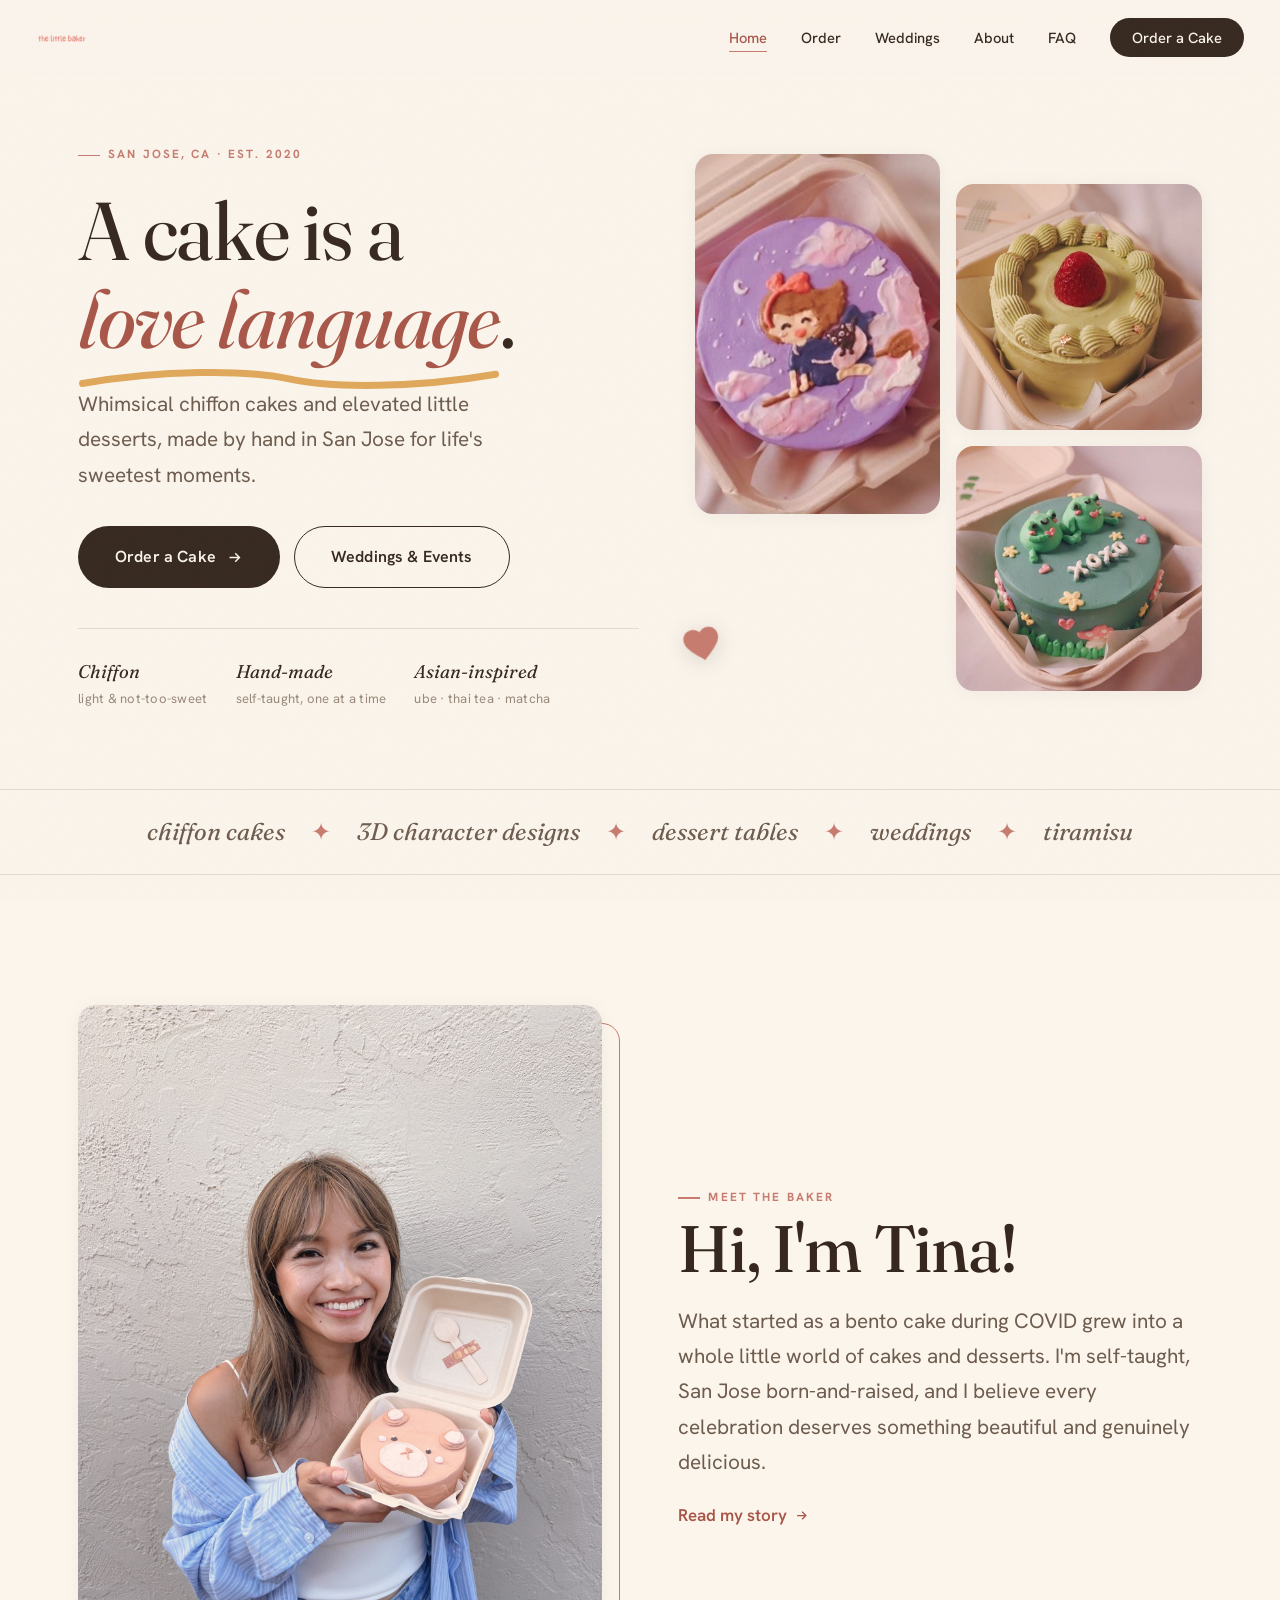
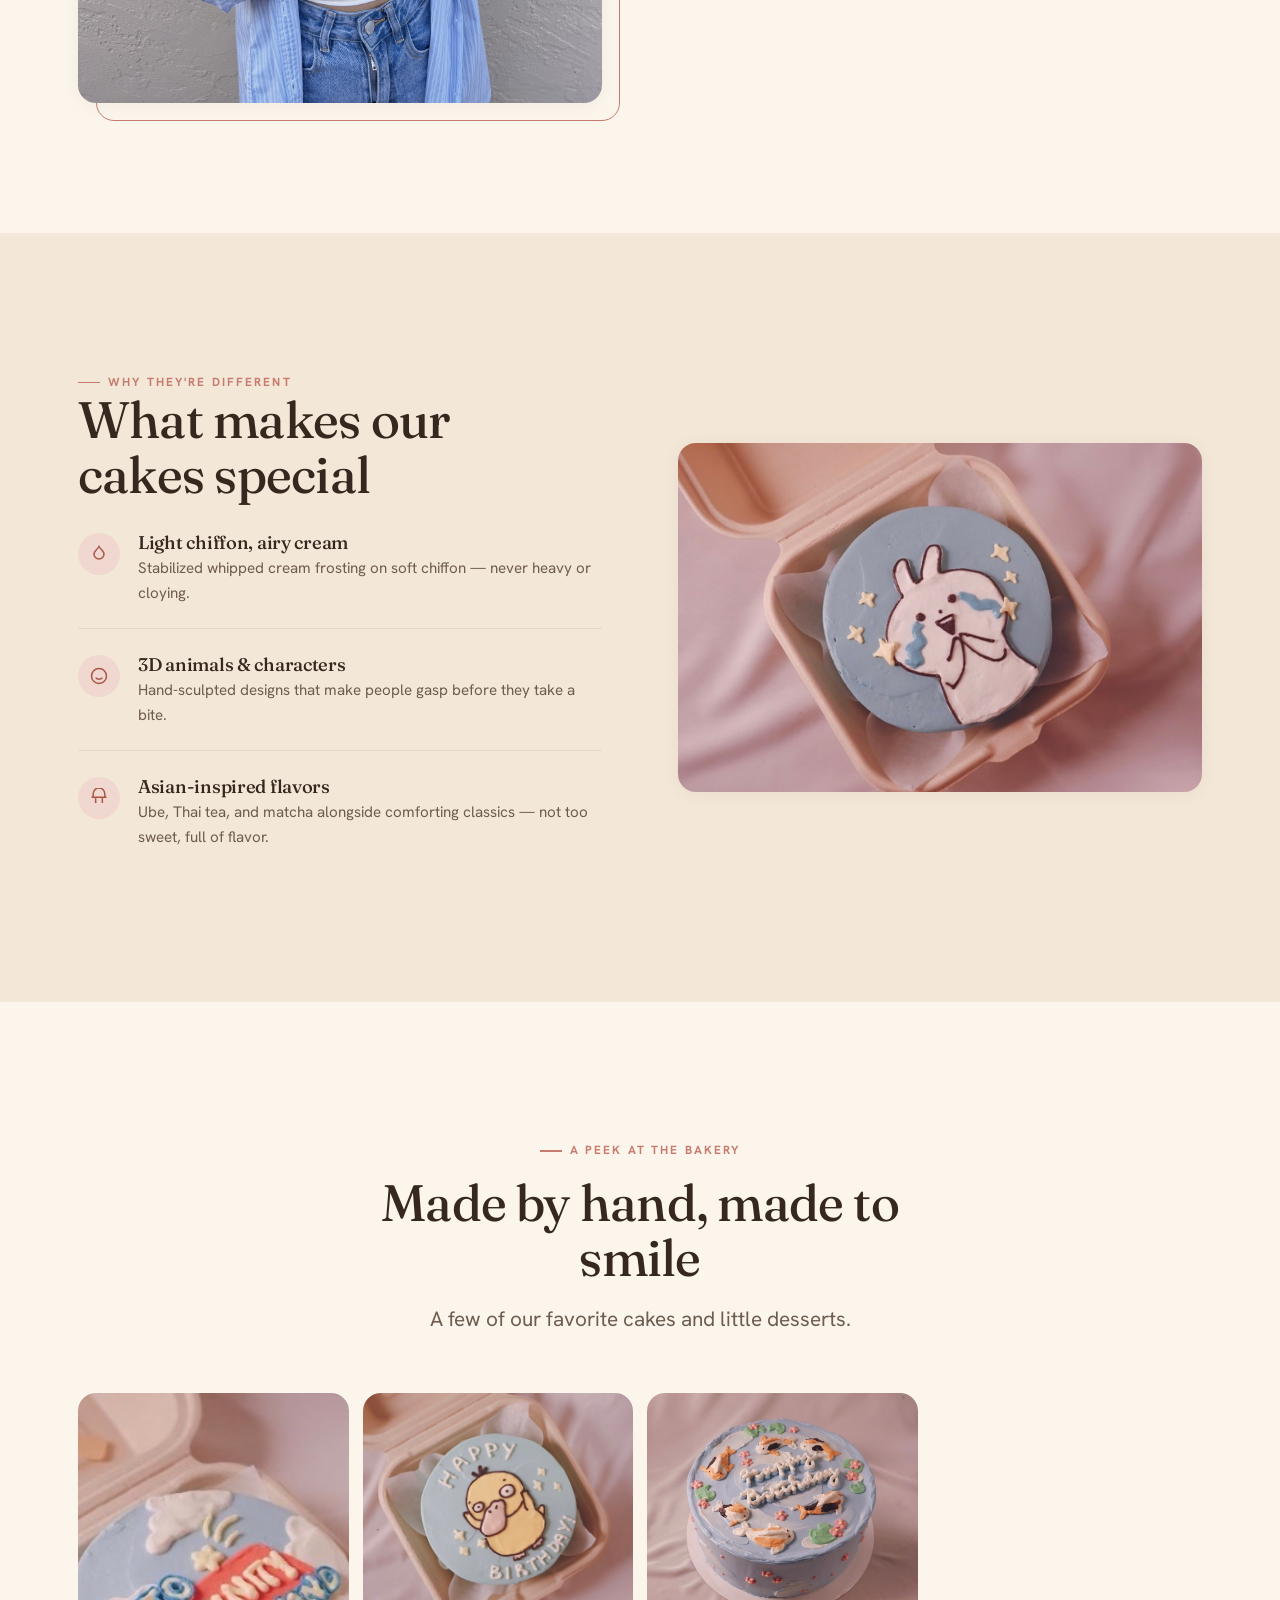
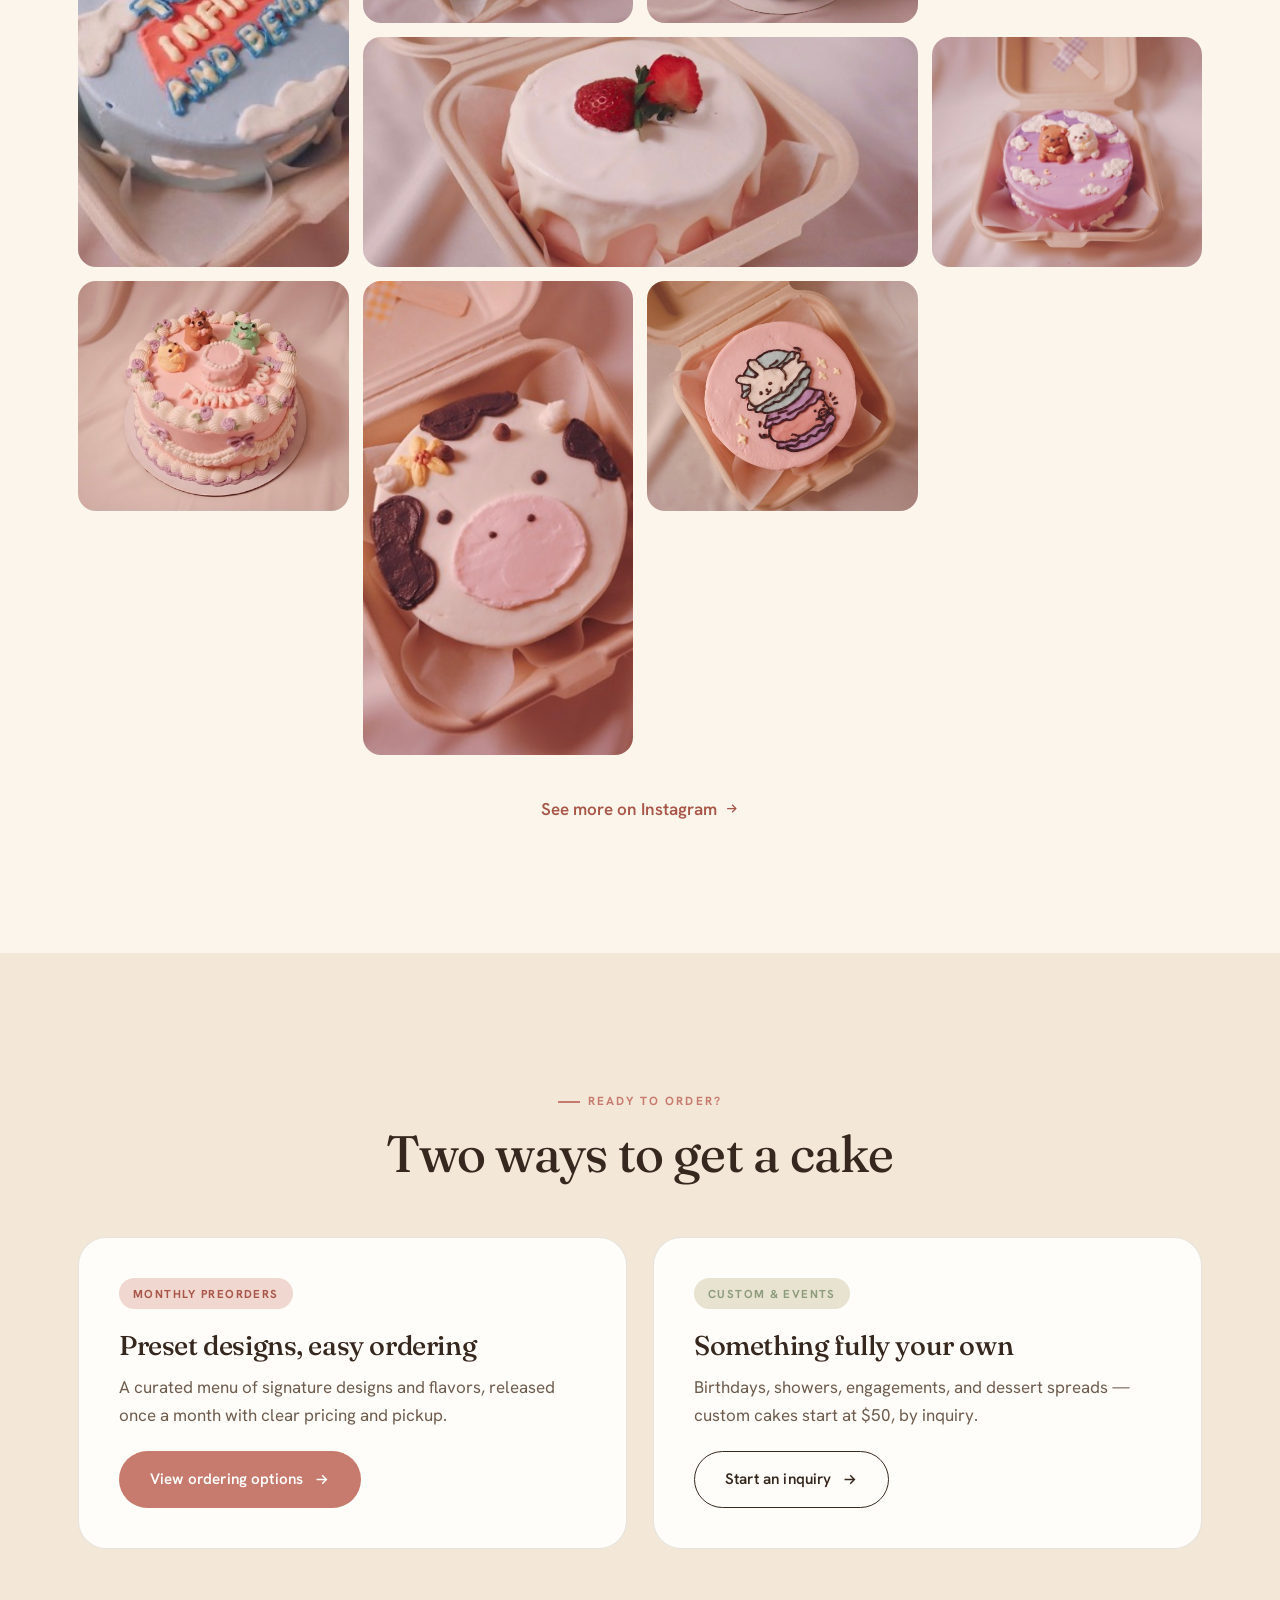
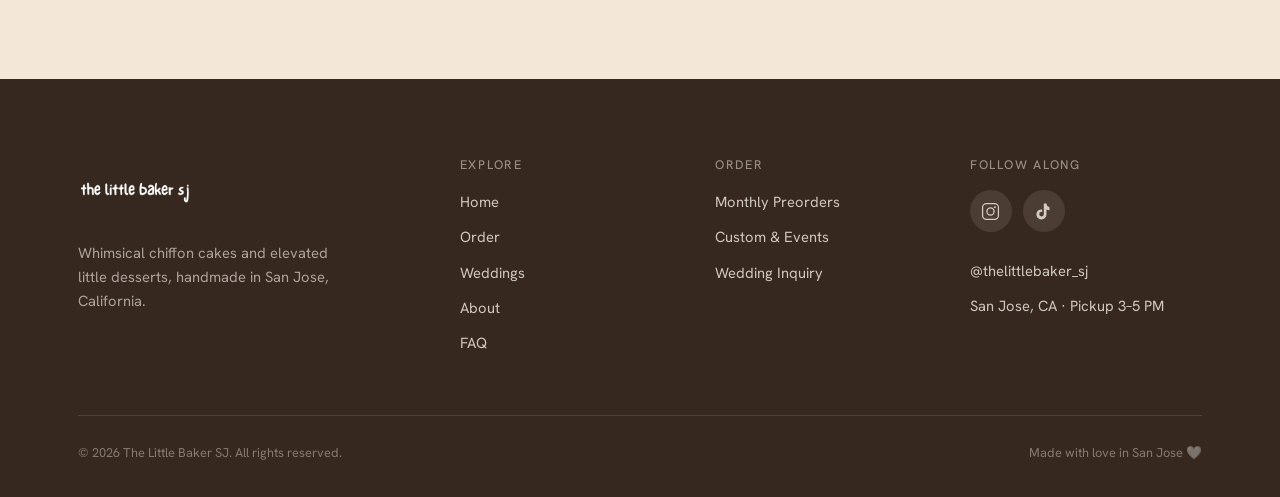
<file: index.html>
<!DOCTYPE html>
<html lang="en">
<head>
  <meta charset="UTF-8">
  <meta name="viewport" content="width=device-width, initial-scale=1.0">
  <title>The Little Baker SJ — Whimsical Cakes & Little Desserts in San Jose</title>
  <meta name="description" content="The Little Baker is a San Jose bakery making whimsical chiffon cakes, 3D character cakes, and elevated little desserts. Monthly preorders, custom cakes, and weddings.">
  <link rel="icon" type="image/png" href="images/cakeicon.png">
  <link rel="preconnect" href="https://fonts.googleapis.com">
  <link rel="preconnect" href="https://fonts.gstatic.com" crossorigin>
  <link href="https://fonts.googleapis.com/css2?family=Fraunces:ital,opsz,wght@0,9..144,300..900;1,9..144,300..900&family=Hanken+Grotesk:wght@300..700&display=swap" rel="stylesheet">
  <script>document.documentElement.classList.add('js');</script>
  <link rel="stylesheet" href="css/style.css">
</head>
<body>

  <!-- NAV -->
  <nav class="nav" id="nav">
    <a href="index.html" class="nav__logo"><img src="images/logo_noSJ.png" alt="The Little Baker"></a>
    <button class="nav__toggle" id="navToggle" aria-label="Menu"><span></span><span></span><span></span></button>
    <ul class="nav__links" id="navLinks">
      <li><a href="index.html" class="active">Home</a></li>
      <li><a href="order.html">Order</a></li>
      <li><a href="weddings.html">Weddings</a></li>
      <li><a href="about.html">About</a></li>
      <li><a href="faq.html">FAQ</a></li>
      <li><a href="order.html" class="nav__cta">Order a Cake</a></li>
    </ul>
  </nav>

  <!-- HERO -->
  <header class="hero">
    <div class="wrap">
      <div class="hero__grid">
        <div class="hero__copy reveal">
          <span class="eyebrow">San Jose, CA · est. 2020</span>
          <h1 class="hero__title">A cake is a<br><span class="ital squiggle">love language<svg viewBox="0 0 200 12" preserveAspectRatio="none" fill="none"><path d="M2 8C40 2 80 2 100 6s60 4 98-2" stroke="currentColor" stroke-width="3" stroke-linecap="round"/></svg></span>.</h1>
          <p class="hero__lede lede">Whimsical chiffon cakes and elevated little desserts, made by hand in San Jose for life's sweetest moments.</p>
          <div class="hero__actions">
            <a href="order.html" class="btn btn--solid btn--lg">Order a Cake
              <svg viewBox="0 0 24 24" fill="none" stroke="currentColor" stroke-width="2"><path d="M5 12h14M13 6l6 6-6 6"/></svg>
            </a>
            <a href="weddings.html" class="btn btn--ghost btn--lg">Weddings & Events</a>
          </div>
          <div class="hero__meta">
            <div><span class="m-k">Chiffon</span><span class="m-v">light & not-too-sweet</span></div>
            <div><span class="m-k">Hand-made</span><span class="m-v">self-taught, one at a time</span></div>
            <div><span class="m-k">Asian-inspired</span><span class="m-v">ube · thai tea · matcha</span></div>
          </div>
        </div>

        <div class="hero__art reveal">
          <figure class="a-tall"><img src="images/menu/custom/kiki.jpeg" alt="Whimsical character cake"></figure>
          <figure class="a-1"><img src="images/menu/specialty/strawberrymatcha.jpeg" alt="Strawberry matcha cake with gold flakes"></figure>
          <figure class="a-2"><img src="images/menu/custom/frogs.jpeg" alt="3D frog cake"></figure>
          <span class="heart" aria-hidden="true"><svg viewBox="0 0 24 24" fill="currentColor"><path d="M12 21.35l-1.45-1.32C5.4 15.36 2 12.28 2 8.5 2 5.42 4.42 3 7.5 3c1.74 0 3.41.81 4.5 2.09C13.09 3.81 14.76 3 16.5 3 19.58 3 22 5.42 22 8.5c0 3.78-3.4 6.86-8.55 11.54L12 21.35z"/></svg></span>
        </div>
      </div>
    </div>
  </header>

  <!-- BRAND STRIP -->
  <div class="brandstrip">
    <div class="wrap">
      <div class="brandstrip__row">
        <span>chiffon cakes</span><span class="star">✦</span>
        <span>3D character designs</span><span class="star">✦</span>
        <span>dessert tables</span><span class="star">✦</span>
        <span>weddings</span><span class="star">✦</span>
        <span>tiramisu</span>
      </div>
    </div>
  </div>

  <!-- INTRO SPLIT -->
  <section class="section">
    <div class="wrap">
      <div class="split">
        <div class="split__media reveal">
          <img src="images/about_tina.png" alt="Tina, the little baker">
          <span class="frame-accent"></span>
        </div>
        <div class="split__copy reveal">
          <span class="eyebrow">Meet the baker</span>
          <h2 class="intro-name">Hi, I'm Tina!</h2>
          <p class="lede" style="margin:18px 0 22px;">What started as a bento cake during COVID grew into a whole little world of cakes and desserts. I'm self-taught, San Jose born-and-raised, and I believe every celebration deserves something beautiful and genuinely delicious.</p>
          <a href="about.html" class="tlink">Read my story
            <svg viewBox="0 0 24 24" fill="none" stroke="currentColor" stroke-width="2"><path d="M5 12h14M13 6l6 6-6 6"/></svg>
          </a>
        </div>
      </div>
    </div>
  </section>

  <!-- WHAT MAKES THEM SPECIAL -->
  <section class="section bg-deep">
    <div class="wrap">
      <div class="split split--reverse">
        <div class="split__media reveal">
          <img src="images/menu/custom/happytears.jpeg" alt="Custom celebration cake">
        </div>
        <div class="split__copy reveal">
          <span class="eyebrow">Why they're different</span>
          <h2 style="margin-bottom:8px;">What makes our<br>cakes special</h2>
          <div class="specials">
            <div class="special">
              <span class="special__icon"><svg viewBox="0 0 24 24" fill="none" stroke="currentColor" stroke-width="1.8"><path d="M12 3c-2 4-6 5-6 9a6 6 0 0012 0c0-4-4-5-6-9z"/></svg></span>
              <div><h3>Light chiffon, airy cream</h3><p>Stabilized whipped cream frosting on soft chiffon — never heavy or cloying.</p></div>
            </div>
            <div class="special">
              <span class="special__icon"><svg viewBox="0 0 24 24" fill="none" stroke="currentColor" stroke-width="1.8"><circle cx="12" cy="12" r="9"/><path d="M8 14s1.5 2 4 2 4-2 4-2M9 9h.01M15 9h.01"/></svg></span>
              <div><h3>3D animals & characters</h3><p>Hand-sculpted designs that make people gasp before they take a bite.</p></div>
            </div>
            <div class="special">
              <span class="special__icon"><svg viewBox="0 0 24 24" fill="none" stroke="currentColor" stroke-width="1.8"><path d="M3 11h18M5 11V7a7 7 0 0114 0v4M8 11v7M16 11v7"/></svg></span>
              <div><h3>Asian-inspired flavors</h3><p>Ube, Thai tea, and matcha alongside comforting classics — not too sweet, full of flavor.</p></div>
            </div>
          </div>
        </div>
      </div>
    </div>
  </section>

  <!-- GALLERY -->
  <section class="section">
    <div class="wrap">
      <div class="sec-head center reveal">
        <span class="eyebrow" style="justify-content:center;">A peek at the bakery</span>
        <h2>Made by hand, made to smile</h2>
        <p class="lede">A few of our favorite cakes and little desserts.</p>
      </div>
      <div class="gallery reveal">
        <figure class="g-tall"><img src="images/menu/custom/toystory.jpeg" alt="Toy story themed cake"></figure>
        <figure><img src="images/menu/custom/duckybday.jpeg" alt="Ducky birthday cake"></figure>
        <figure><img src="images/menu/custom/fishbday.jpeg" alt="Fish birthday cake"></figure>
        <figure class="g-wide"><img src="images/menu/specialty/strawberriesandcream.jpeg" alt="Strawberries and cream cake"></figure>
        <figure><img src="images/cakes/custom/tier4/bears.jpeg" alt="Bear cake"></figure>
        <figure><img src="images/menu/custom/minicake.jpeg" alt="Mini cake"></figure>
        <figure class="g-tall"><img src="images/cakes/custom/tier3/milkCow.jpeg" alt="Milk cow cake"></figure>
        <figure><img src="images/cakes/custom/tier4/macaron.jpeg" alt="Macaron cake"></figure>
      </div>
      <div style="text-align:center; margin-top:40px;" class="reveal">
        <a href="https://www.instagram.com/thelittlebaker_sj/" target="_blank" rel="noopener" class="tlink">See more on Instagram
          <svg viewBox="0 0 24 24" fill="none" stroke="currentColor" stroke-width="2"><path d="M5 12h14M13 6l6 6-6 6"/></svg>
        </a>
      </div>
    </div>
  </section>

  <!-- ORDER PATHS PREVIEW -->
  <section class="section bg-deep">
    <div class="wrap">
      <div class="sec-head center reveal">
        <span class="eyebrow" style="justify-content:center;">Ready to order?</span>
        <h2>Two ways to get a cake</h2>
      </div>
      <div class="paths">
        <div class="path path--preorder reveal">
          <span class="path__tag">Monthly Preorders</span>
          <h3>Preset designs, easy ordering</h3>
          <p>A curated menu of signature designs and flavors, released once a month with clear pricing and pickup.</p>
          <div class="path__foot">
            <a href="order.html" class="btn btn--rose">View ordering options
              <svg viewBox="0 0 24 24" fill="none" stroke="currentColor" stroke-width="2"><path d="M5 12h14M13 6l6 6-6 6"/></svg>
            </a>
          </div>
        </div>
        <div class="path path--custom reveal">
          <span class="path__tag">Custom & Events</span>
          <h3>Something fully your own</h3>
          <p>Birthdays, showers, engagements, and dessert spreads — custom cakes start at $50, by inquiry.</p>
          <div class="path__foot">
            <a href="inquiry.html" class="btn btn--ghost">Start an inquiry
              <svg viewBox="0 0 24 24" fill="none" stroke="currentColor" stroke-width="2"><path d="M5 12h14M13 6l6 6-6 6"/></svg>
            </a>
          </div>
        </div>
      </div>
    </div>
  </section>

  <!-- FOOTER -->
  <footer class="footer">
    <div class="wrap">
      <div class="footer__grid">
        <div class="footer__brand">
          <img src="images/logolight.png" alt="The Little Baker SJ">
          <p>Whimsical chiffon cakes and elevated little desserts, handmade in San Jose, California.</p>
        </div>
        <div class="footer__col">
          <h4>Explore</h4>
          <a href="index.html">Home</a>
          <a href="order.html">Order</a>
          <a href="weddings.html">Weddings</a>
          <a href="about.html">About</a>
          <a href="faq.html">FAQ</a>
        </div>
        <div class="footer__col">
          <h4>Order</h4>
          <a href="order.html">Monthly Preorders</a>
          <a href="inquiry.html">Custom & Events</a>
          <a href="wedding-inquiry.html">Wedding Inquiry</a>
        </div>
        <div class="footer__col">
          <h4>Follow along</h4>
          <div class="footer__social">
            <a href="https://www.instagram.com/thelittlebaker_sj/" target="_blank" rel="noopener" aria-label="Instagram">
              <svg viewBox="0 0 24 24" fill="none" stroke="currentColor" stroke-width="1.6"><rect x="2" y="2" width="20" height="20" rx="5"/><circle cx="12" cy="12" r="4.5"/><circle cx="17.5" cy="6.5" r="1.2" fill="currentColor" stroke="none"/></svg>
            </a>
            <a href="https://www.tiktok.com/@thelittlebaker_sj" target="_blank" rel="noopener" aria-label="TikTok">
              <svg viewBox="0 0 24 24" fill="currentColor"><path d="M19.59 6.69a4.83 4.83 0 0 1-3.77-4.25V2h-3.45v13.67a2.89 2.89 0 0 1-2.88 2.5 2.89 2.89 0 0 1 0-5.78c.3 0 .59.05.88.13V9.4a6.84 6.84 0 0 0-1-.05A6.33 6.33 0 0 0 3 15.57 6.33 6.33 0 0 0 9.37 22a6.33 6.33 0 0 0 6.37-6.22V9.4a8.16 8.16 0 0 0 3.85.96V7.04a4.85 4.85 0 0 1-.59-.05z"/></svg>
            </a>
          </div>
          <p class="footer__handle">@thelittlebaker_sj</p>
          <p class="footer__handle" style="margin-top:8px;">San Jose, CA · Pickup 3–5 PM</p>
        </div>
      </div>
      <div class="footer__bottom">
        <p>© 2026 The Little Baker SJ. All rights reserved.</p>
        <p>Made with love in San Jose 🤍</p>
      </div>
    </div>
  </footer>

  <script src="js/main.js"></script>
</body>
</html>
</file>
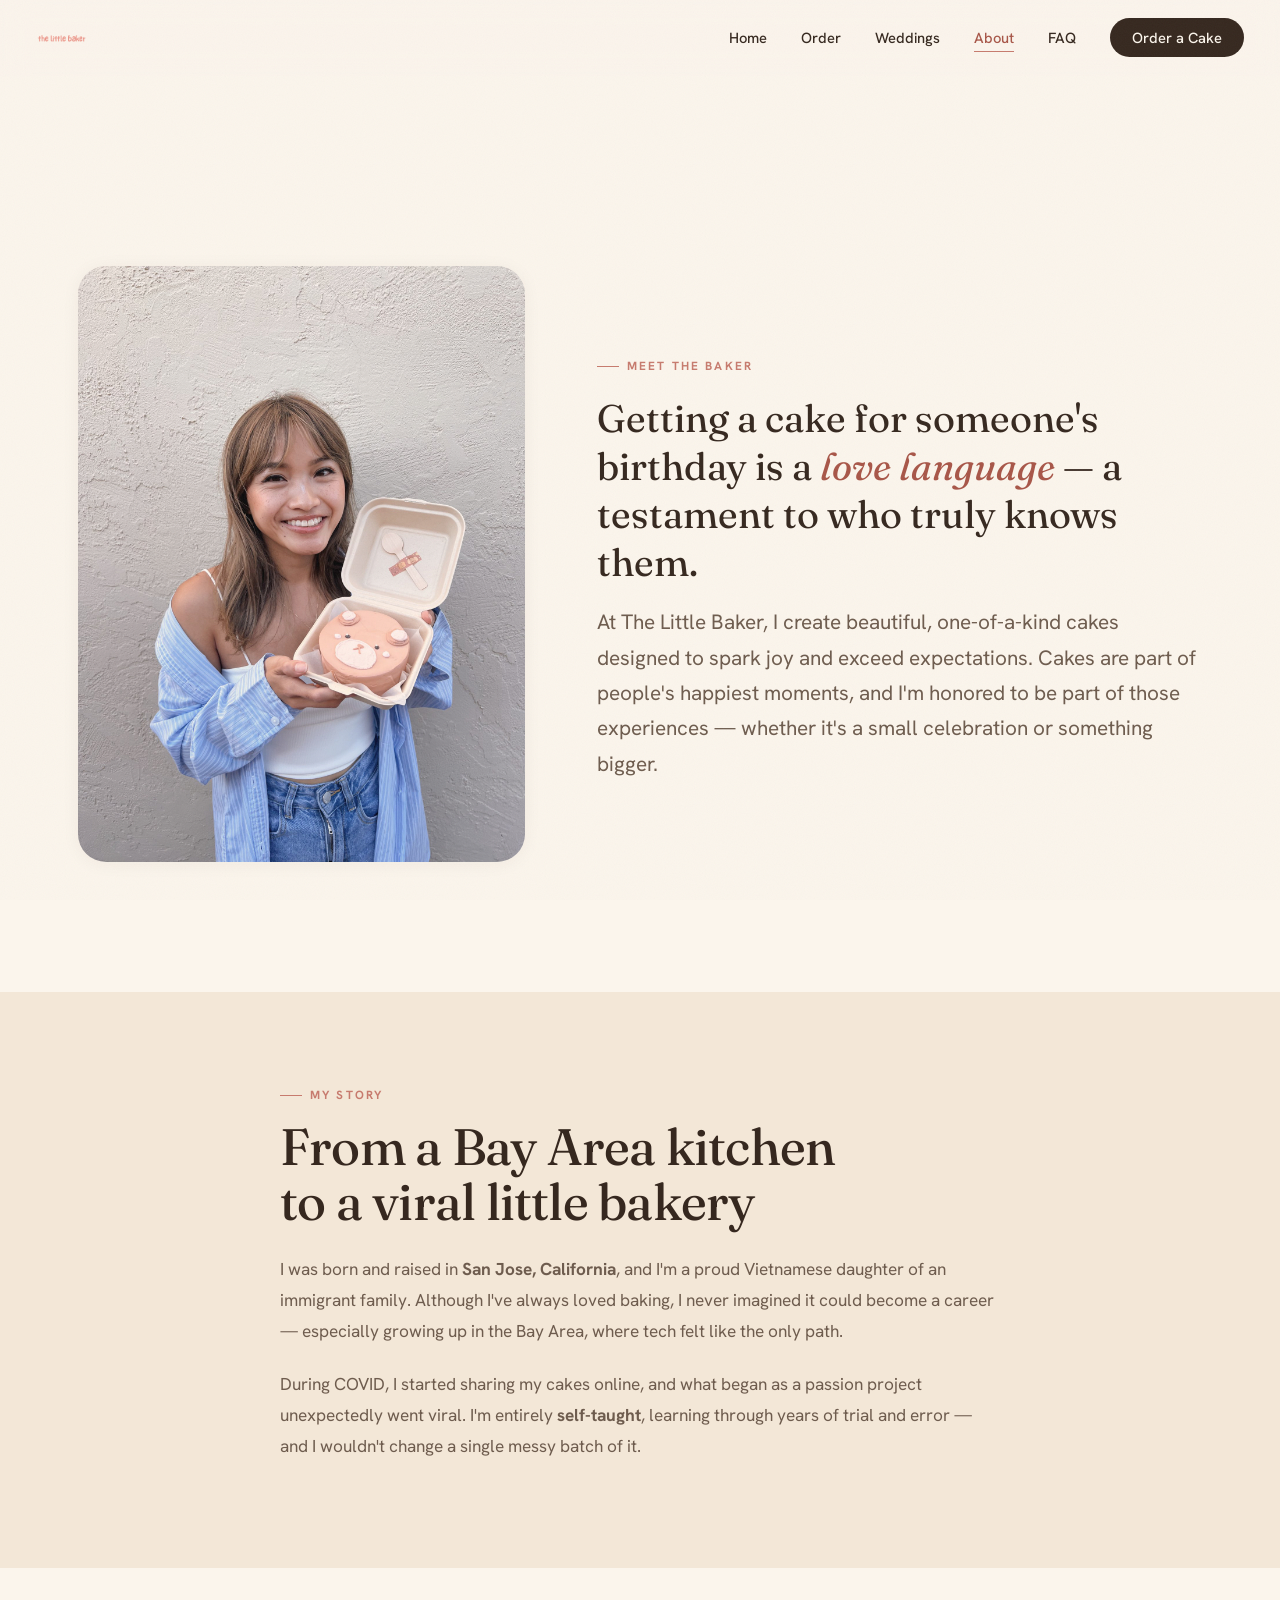
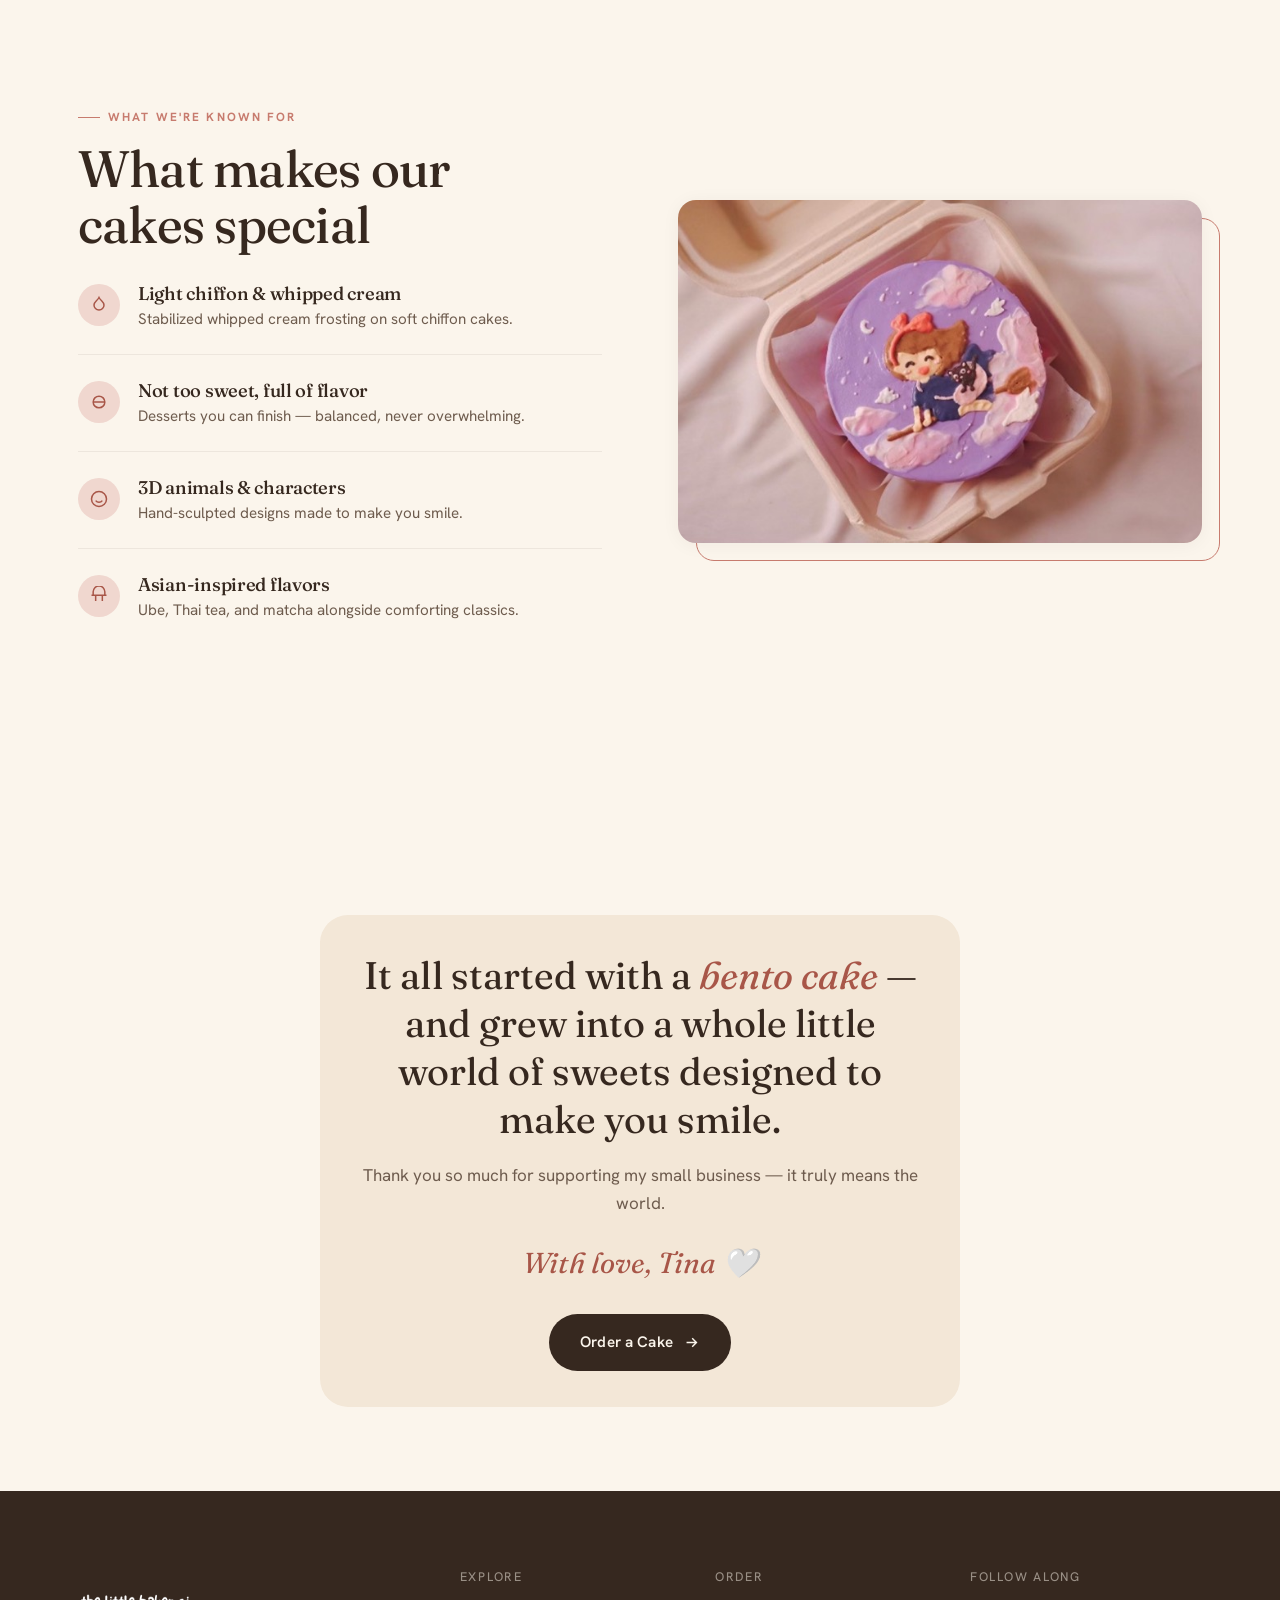
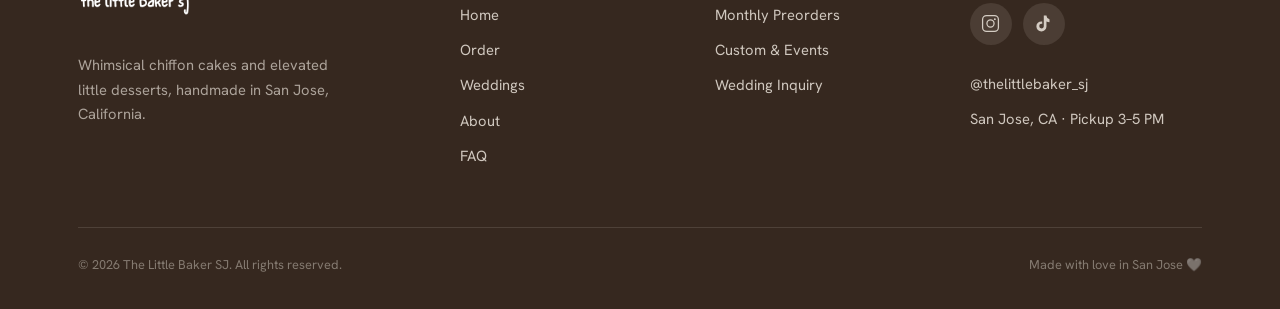
<file: about.html>
<!DOCTYPE html>
<html lang="en">
<head>
  <meta charset="UTF-8">
  <meta name="viewport" content="width=device-width, initial-scale=1.0">
  <title>About — The Little Baker SJ</title>
  <meta name="description" content="Meet Tina, the self-taught baker behind The Little Baker — a Vietnamese American baker from San Jose making whimsical chiffon cakes and little desserts.">
  <link rel="icon" type="image/png" href="images/cakeicon.png">
  <link rel="preconnect" href="https://fonts.googleapis.com">
  <link rel="preconnect" href="https://fonts.gstatic.com" crossorigin>
  <link href="https://fonts.googleapis.com/css2?family=Fraunces:ital,opsz,wght@0,9..144,300..900;1,9..144,300..900&family=Hanken+Grotesk:wght@300..700&display=swap" rel="stylesheet">
  <script>document.documentElement.classList.add('js');</script>
  <link rel="stylesheet" href="css/style.css">
</head>
<body>

  <!-- NAV -->
  <nav class="nav" id="nav">
    <a href="index.html" class="nav__logo"><img src="images/logo_noSJ.png" alt="The Little Baker"></a>
    <button class="nav__toggle" id="navToggle" aria-label="Menu"><span></span><span></span><span></span></button>
    <ul class="nav__links" id="navLinks">
      <li><a href="index.html">Home</a></li>
      <li><a href="order.html">Order</a></li>
      <li><a href="weddings.html">Weddings</a></li>
      <li><a href="about.html" class="active">About</a></li>
      <li><a href="faq.html">FAQ</a></li>
      <li><a href="order.html" class="nav__cta">Order a Cake</a></li>
    </ul>
  </nav>

  <!-- ABOUT HERO -->
  <header class="section">
    <div class="wrap">
      <div class="about-hero">
        <div class="about-hero__media reveal">
          <img src="images/about_tina.png" alt="Tina, the little baker">
        </div>
        <div class="about-hero__copy reveal">
          <span class="eyebrow">Meet the baker</span>
          <p class="pullquote" style="margin:18px 0;">Getting a cake for someone's birthday is a <span class="ital">love language</span> — a testament to who truly knows them.</p>
          <p class="lede">At The Little Baker, I create beautiful, one-of-a-kind cakes designed to spark joy and exceed expectations. Cakes are part of people's happiest moments, and I'm honored to be part of those experiences — whether it's a small celebration or something bigger.</p>
        </div>
      </div>
    </div>
  </header>

  <!-- STORY -->
  <section class="section--tight bg-deep">
    <div class="wrap">
      <div class="story">
        <span class="eyebrow">My story</span>
        <h2 style="margin:14px 0 24px;">From a Bay Area kitchen<br>to a viral little bakery</h2>
        <p>I was born and raised in <strong>San Jose, California</strong>, and I'm a proud Vietnamese daughter of an immigrant family. Although I've always loved baking, I never imagined it could become a career — especially growing up in the Bay Area, where tech felt like the only path.</p>
        <p>During COVID, I started sharing my cakes online, and what began as a passion project unexpectedly went viral. I'm entirely <strong>self-taught</strong>, learning through years of trial and error — and I wouldn't change a single messy batch of it.</p>
      </div>
    </div>
  </section>

  <!-- WHAT MAKES SPECIAL -->
  <section class="section">
    <div class="wrap">
      <div class="split split--reverse">
        <div class="split__media reveal">
          <img src="images/menu/custom/kiki.jpeg" alt="A whimsical character cake">
          <span class="frame-accent"></span>
        </div>
        <div class="split__copy reveal">
          <span class="eyebrow">What we're known for</span>
          <h2 style="margin:14px 0 10px;">What makes our<br>cakes special</h2>
          <div class="specials">
            <div class="special">
              <span class="special__icon"><svg viewBox="0 0 24 24" fill="none" stroke="currentColor" stroke-width="1.8"><path d="M12 3c-2 4-6 5-6 9a6 6 0 0012 0c0-4-4-5-6-9z"/></svg></span>
              <div><h3>Light chiffon &amp; whipped cream</h3><p>Stabilized whipped cream frosting on soft chiffon cakes.</p></div>
            </div>
            <div class="special">
              <span class="special__icon"><svg viewBox="0 0 24 24" fill="none" stroke="currentColor" stroke-width="1.8"><path d="M5 12h14M5 12a7 7 0 0114 0M5 12a7 7 0 0014 0"/></svg></span>
              <div><h3>Not too sweet, full of flavor</h3><p>Desserts you can finish — balanced, never overwhelming.</p></div>
            </div>
            <div class="special">
              <span class="special__icon"><svg viewBox="0 0 24 24" fill="none" stroke="currentColor" stroke-width="1.8"><circle cx="12" cy="12" r="9"/><path d="M8 14s1.5 2 4 2 4-2 4-2M9 9h.01M15 9h.01"/></svg></span>
              <div><h3>3D animals &amp; characters</h3><p>Hand-sculpted designs made to make you smile.</p></div>
            </div>
            <div class="special">
              <span class="special__icon"><svg viewBox="0 0 24 24" fill="none" stroke="currentColor" stroke-width="1.8"><path d="M3 11h18M5 11V7a7 7 0 0114 0v4M8 11v7M16 11v7"/></svg></span>
              <div><h3>Asian-inspired flavors</h3><p>Ube, Thai tea, and matcha alongside comforting classics.</p></div>
            </div>
          </div>
        </div>
      </div>
    </div>
  </section>

  <!-- SIGNATURE / THANK YOU -->
  <section class="section--tight">
    <div class="wrap">
      <div class="helper reveal" style="background:var(--paper-deep);">
        <p class="pullquote" style="margin-bottom:18px;">It all started with a <span class="ital">bento cake</span> — and grew into a whole little world of sweets designed to make you smile.</p>
        <p style="margin-bottom:22px;">Thank you so much for supporting my small business — it truly means the world.</p>
        <p class="signature">With love, Tina 🤍</p>
        <div style="margin-top:28px;">
          <a href="order.html" class="btn btn--solid">Order a Cake
            <svg viewBox="0 0 24 24" fill="none" stroke="currentColor" stroke-width="2"><path d="M5 12h14M13 6l6 6-6 6"/></svg>
          </a>
        </div>
      </div>
    </div>
  </section>

  <!-- FOOTER -->
  <footer class="footer">
    <div class="wrap">
      <div class="footer__grid">
        <div class="footer__brand">
          <img src="images/logolight.png" alt="The Little Baker SJ">
          <p>Whimsical chiffon cakes and elevated little desserts, handmade in San Jose, California.</p>
        </div>
        <div class="footer__col">
          <h4>Explore</h4>
          <a href="index.html">Home</a>
          <a href="order.html">Order</a>
          <a href="weddings.html">Weddings</a>
          <a href="about.html">About</a>
          <a href="faq.html">FAQ</a>
        </div>
        <div class="footer__col">
          <h4>Order</h4>
          <a href="order.html">Monthly Preorders</a>
          <a href="inquiry.html">Custom &amp; Events</a>
          <a href="wedding-inquiry.html">Wedding Inquiry</a>
        </div>
        <div class="footer__col">
          <h4>Follow along</h4>
          <div class="footer__social">
            <a href="https://www.instagram.com/thelittlebaker_sj/" target="_blank" rel="noopener" aria-label="Instagram">
              <svg viewBox="0 0 24 24" fill="none" stroke="currentColor" stroke-width="1.6"><rect x="2" y="2" width="20" height="20" rx="5"/><circle cx="12" cy="12" r="4.5"/><circle cx="17.5" cy="6.5" r="1.2" fill="currentColor" stroke="none"/></svg>
            </a>
            <a href="https://www.tiktok.com/@thelittlebaker_sj" target="_blank" rel="noopener" aria-label="TikTok">
              <svg viewBox="0 0 24 24" fill="currentColor"><path d="M19.59 6.69a4.83 4.83 0 0 1-3.77-4.25V2h-3.45v13.67a2.89 2.89 0 0 1-2.88 2.5 2.89 2.89 0 0 1 0-5.78c.3 0 .59.05.88.13V9.4a6.84 6.84 0 0 0-1-.05A6.33 6.33 0 0 0 3 15.57 6.33 6.33 0 0 0 9.37 22a6.33 6.33 0 0 0 6.37-6.22V9.4a8.16 8.16 0 0 0 3.85.96V7.04a4.85 4.85 0 0 1-.59-.05z"/></svg>
            </a>
          </div>
          <p class="footer__handle">@thelittlebaker_sj</p>
          <p class="footer__handle" style="margin-top:8px;">San Jose, CA · Pickup 3–5 PM</p>
        </div>
      </div>
      <div class="footer__bottom">
        <p>© 2026 The Little Baker SJ. All rights reserved.</p>
        <p>Made with love in San Jose 🤍</p>
      </div>
    </div>
  </footer>

  <script src="js/main.js"></script>
</body>
</html>
</file>
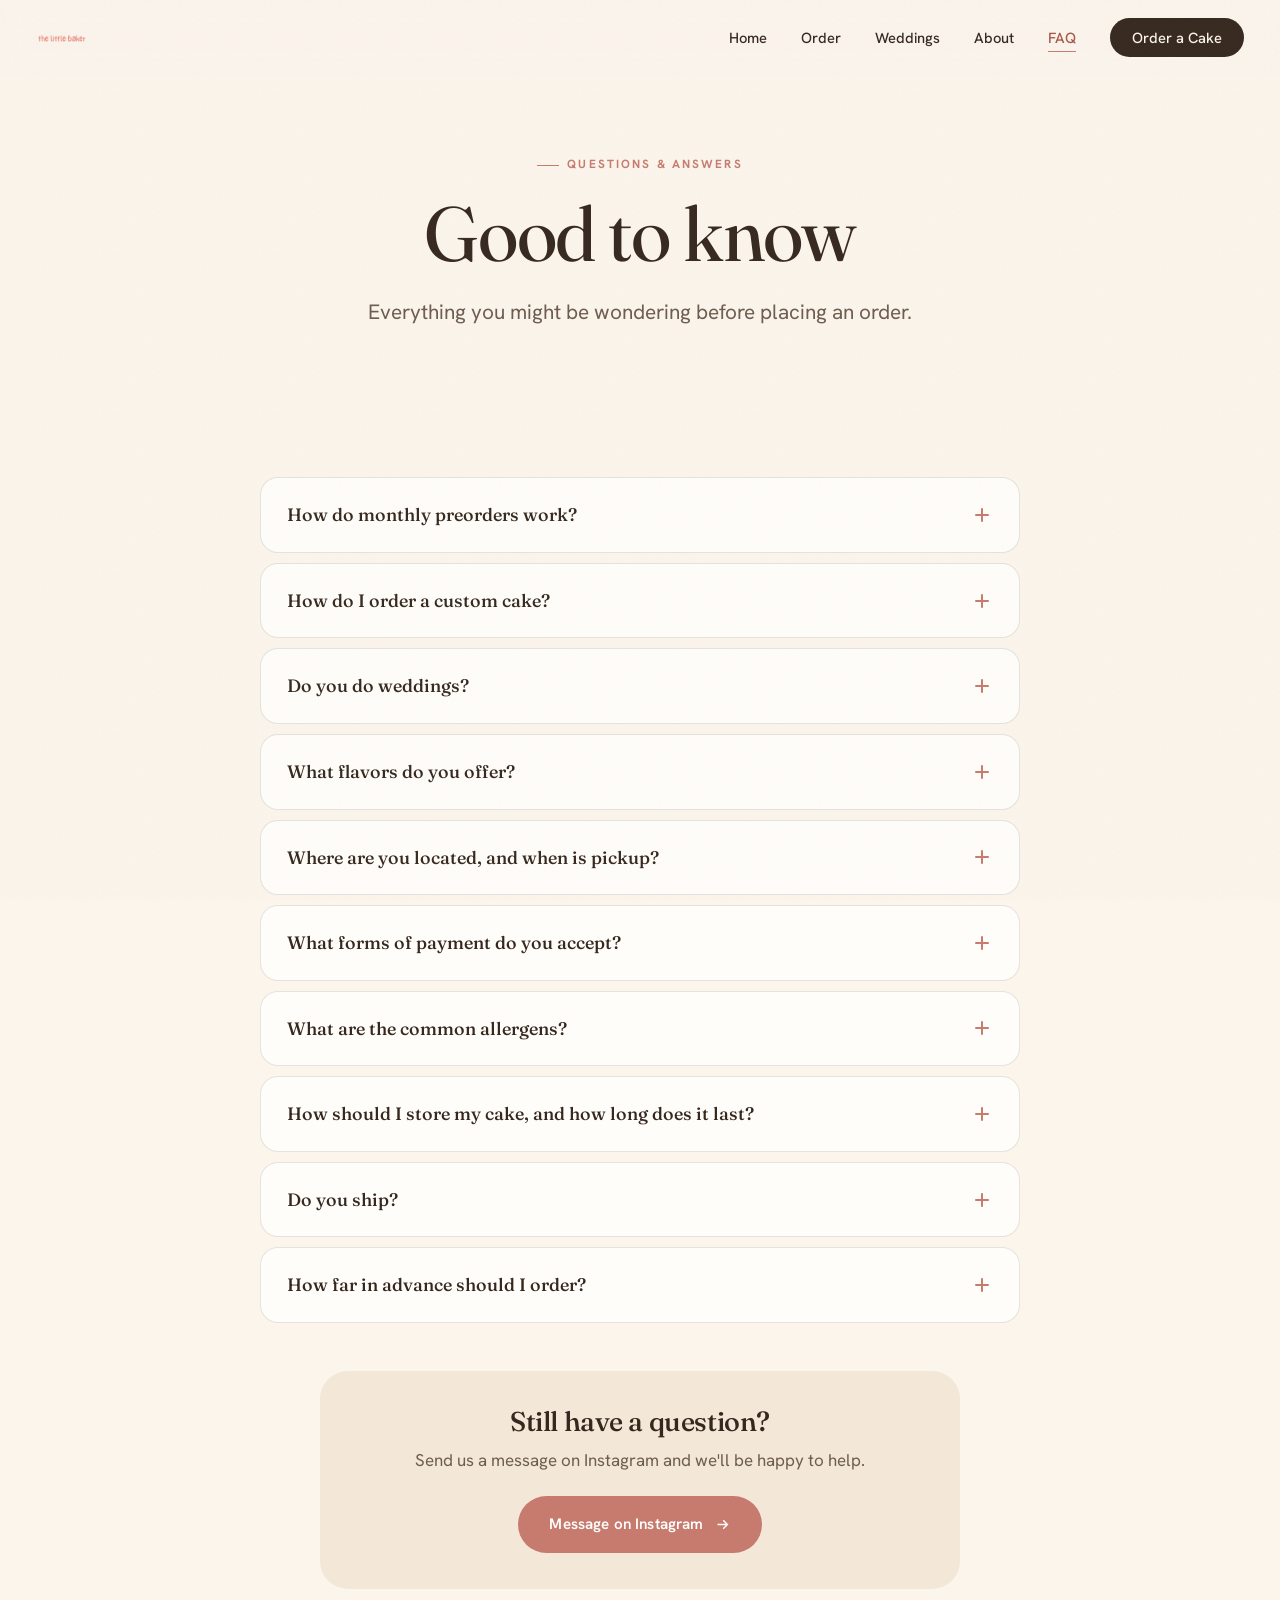
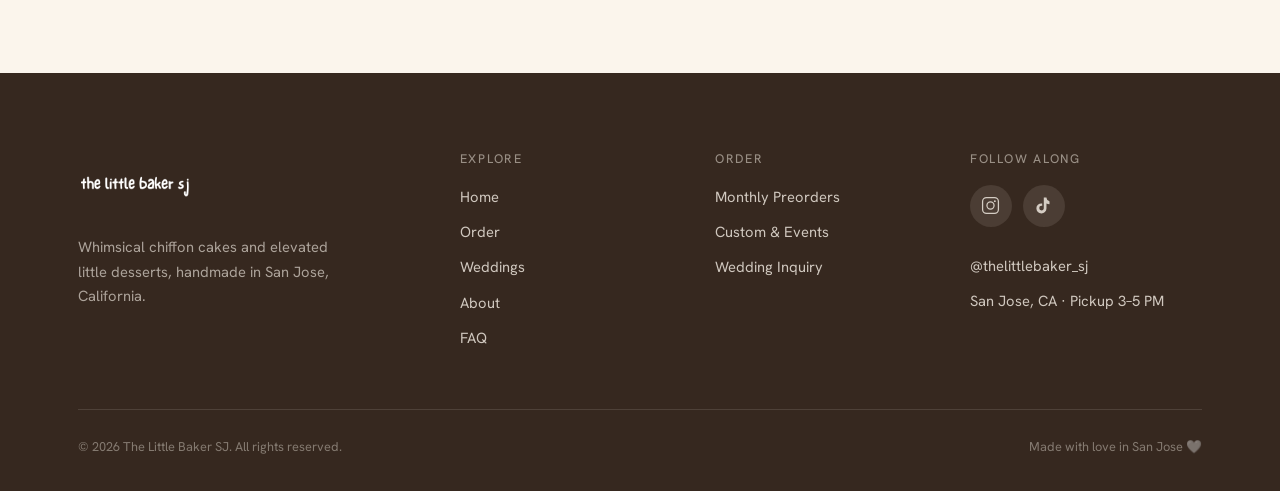
<file: faq.html>
<!DOCTYPE html>
<html lang="en">
<head>
  <meta charset="UTF-8">
  <meta name="viewport" content="width=device-width, initial-scale=1.0">
  <title>FAQ — The Little Baker SJ</title>
  <meta name="description" content="Frequently asked questions about ordering from The Little Baker — preorders, custom cakes, weddings, flavors, pickup, and payment.">
  <link rel="icon" type="image/png" href="images/cakeicon.png">
  <link rel="preconnect" href="https://fonts.googleapis.com">
  <link rel="preconnect" href="https://fonts.gstatic.com" crossorigin>
  <link href="https://fonts.googleapis.com/css2?family=Fraunces:ital,opsz,wght@0,9..144,300..900;1,9..144,300..900&family=Hanken+Grotesk:wght@300..700&display=swap" rel="stylesheet">
  <script>document.documentElement.classList.add('js');</script>
  <link rel="stylesheet" href="css/style.css">
</head>
<body>

  <!-- NAV -->
  <nav class="nav" id="nav">
    <a href="index.html" class="nav__logo"><img src="images/logo_noSJ.png" alt="The Little Baker"></a>
    <button class="nav__toggle" id="navToggle" aria-label="Menu"><span></span><span></span><span></span></button>
    <ul class="nav__links" id="navLinks">
      <li><a href="index.html">Home</a></li>
      <li><a href="order.html">Order</a></li>
      <li><a href="weddings.html">Weddings</a></li>
      <li><a href="about.html">About</a></li>
      <li><a href="faq.html" class="active">FAQ</a></li>
      <li><a href="order.html" class="nav__cta">Order a Cake</a></li>
    </ul>
  </nav>

  <!-- PAGE HERO -->
  <header class="page-hero">
    <div class="wrap">
      <span class="eyebrow" style="justify-content:center;">Questions &amp; answers</span>
      <h1 class="display">Good to know</h1>
      <p class="lede">Everything you might be wondering before placing an order.</p>
    </div>
  </header>

  <!-- FAQ -->
  <section class="section--tight">
    <div class="wrap">
      <div class="faq-list">

        <div class="faq-item reveal">
          <button class="faq-q" aria-expanded="false">How do monthly preorders work?<span class="faq-icon"></span></button>
          <div class="faq-a"><p>We release a curated menu of preset designs and flavors once a month. Designs and flavors are fixed (no substitutions), quantities are limited, and orders are pickup only. Follow us on Instagram to be notified when the menu drops.</p></div>
        </div>

        <div class="faq-item reveal">
          <button class="faq-q" aria-expanded="false">How do I order a custom cake?<span class="faq-icon"></span></button>
          <div class="faq-a"><p>Submit a Custom Cake &amp; Event inquiry. Custom cakes start at <strong>$50</strong> and require a minimum of <strong>2 weeks</strong> notice. Availability is limited and not guaranteed — we'll review your request and follow up with pricing and next steps.</p></div>
        </div>

        <div class="faq-item reveal">
          <button class="faq-q" aria-expanded="false">Do you do weddings?<span class="faq-icon"></span></button>
          <div class="faq-a"><p>Yes! We create whimsical one-tier wedding cakes and curated dessert tables. Visit our Weddings page for packages and minimums. Bookings are by inquiry only and require a 50% non-refundable deposit to secure your date.</p></div>
        </div>

        <div class="faq-item reveal">
          <button class="faq-q" aria-expanded="false">What flavors do you offer?<span class="faq-icon"></span></button>
          <div class="faq-a"><p>Light chiffon cakes with stabilized whipped cream frosting. Asian-inspired flavors like ube, Thai tea, and matcha alongside comforting classics like vanilla, chocolate, and mocha — always not too sweet, but full of flavor.</p></div>
        </div>

        <div class="faq-item reveal">
          <button class="faq-q" aria-expanded="false">Where are you located, and when is pickup?<span class="faq-icon"></span></button>
          <div class="faq-a"><p>We're based in San Jose, CA. Pickup is typically between <strong>3–5 PM</strong>. Delivery is available for events and weddings for an additional fee.</p></div>
        </div>

        <div class="faq-item reveal">
          <button class="faq-q" aria-expanded="false">What forms of payment do you accept?<span class="faq-icon"></span></button>
          <div class="faq-a"><p>Venmo and Zelle. For weddings and large events, a 50% non-refundable deposit is required to book, with the balance due before your date.</p></div>
        </div>

        <div class="faq-item reveal">
          <button class="faq-q" aria-expanded="false">What are the common allergens?<span class="faq-icon"></span></button>
          <div class="faq-a"><p>Wheat, dairy, and eggs. No nuts! Please let us know about any allergies when you order.</p></div>
        </div>

        <div class="faq-item reveal">
          <button class="faq-q" aria-expanded="false">How should I store my cake, and how long does it last?<span class="faq-icon"></span></button>
          <div class="faq-a"><p>Keep your cake refrigerated in its original packaging. It's best enjoyed within 5 days.</p></div>
        </div>

        <div class="faq-item reveal">
          <button class="faq-q" aria-expanded="false">Do you ship?<span class="faq-icon"></span></button>
          <div class="faq-a"><p>We don't ship — the cakes are too delicate to travel. We offer pickup in San Jose, plus delivery for events and weddings.</p></div>
        </div>

        <div class="faq-item reveal">
          <button class="faq-q" aria-expanded="false">How far in advance should I order?<span class="faq-icon"></span></button>
          <div class="faq-a"><p>For preorders, order when the monthly menu drops (they sell quickly!). For custom cakes, allow at least 2 weeks. For weddings and larger events, please inquire as early as possible.</p></div>
        </div>

      </div>

      <div class="helper reveal" style="margin-top:48px;">
        <h3>Still have a question?</h3>
        <p style="margin-bottom:22px;">Send us a message on Instagram and we'll be happy to help.</p>
        <a href="https://www.instagram.com/thelittlebaker_sj/" target="_blank" rel="noopener" class="btn btn--rose">Message on Instagram
          <svg viewBox="0 0 24 24" fill="none" stroke="currentColor" stroke-width="2"><path d="M5 12h14M13 6l6 6-6 6"/></svg>
        </a>
      </div>
    </div>
  </section>

  <!-- FOOTER -->
  <footer class="footer">
    <div class="wrap">
      <div class="footer__grid">
        <div class="footer__brand">
          <img src="images/logolight.png" alt="The Little Baker SJ">
          <p>Whimsical chiffon cakes and elevated little desserts, handmade in San Jose, California.</p>
        </div>
        <div class="footer__col">
          <h4>Explore</h4>
          <a href="index.html">Home</a>
          <a href="order.html">Order</a>
          <a href="weddings.html">Weddings</a>
          <a href="about.html">About</a>
          <a href="faq.html">FAQ</a>
        </div>
        <div class="footer__col">
          <h4>Order</h4>
          <a href="order.html">Monthly Preorders</a>
          <a href="inquiry.html">Custom &amp; Events</a>
          <a href="wedding-inquiry.html">Wedding Inquiry</a>
        </div>
        <div class="footer__col">
          <h4>Follow along</h4>
          <div class="footer__social">
            <a href="https://www.instagram.com/thelittlebaker_sj/" target="_blank" rel="noopener" aria-label="Instagram">
              <svg viewBox="0 0 24 24" fill="none" stroke="currentColor" stroke-width="1.6"><rect x="2" y="2" width="20" height="20" rx="5"/><circle cx="12" cy="12" r="4.5"/><circle cx="17.5" cy="6.5" r="1.2" fill="currentColor" stroke="none"/></svg>
            </a>
            <a href="https://www.tiktok.com/@thelittlebaker_sj" target="_blank" rel="noopener" aria-label="TikTok">
              <svg viewBox="0 0 24 24" fill="currentColor"><path d="M19.59 6.69a4.83 4.83 0 0 1-3.77-4.25V2h-3.45v13.67a2.89 2.89 0 0 1-2.88 2.5 2.89 2.89 0 0 1 0-5.78c.3 0 .59.05.88.13V9.4a6.84 6.84 0 0 0-1-.05A6.33 6.33 0 0 0 3 15.57 6.33 6.33 0 0 0 9.37 22a6.33 6.33 0 0 0 6.37-6.22V9.4a8.16 8.16 0 0 0 3.85.96V7.04a4.85 4.85 0 0 1-.59-.05z"/></svg>
            </a>
          </div>
          <p class="footer__handle">@thelittlebaker_sj</p>
          <p class="footer__handle" style="margin-top:8px;">San Jose, CA · Pickup 3–5 PM</p>
        </div>
      </div>
      <div class="footer__bottom">
        <p>© 2026 The Little Baker SJ. All rights reserved.</p>
        <p>Made with love in San Jose 🤍</p>
      </div>
    </div>
  </footer>

  <script src="js/main.js"></script>
</body>
</html>
</file>
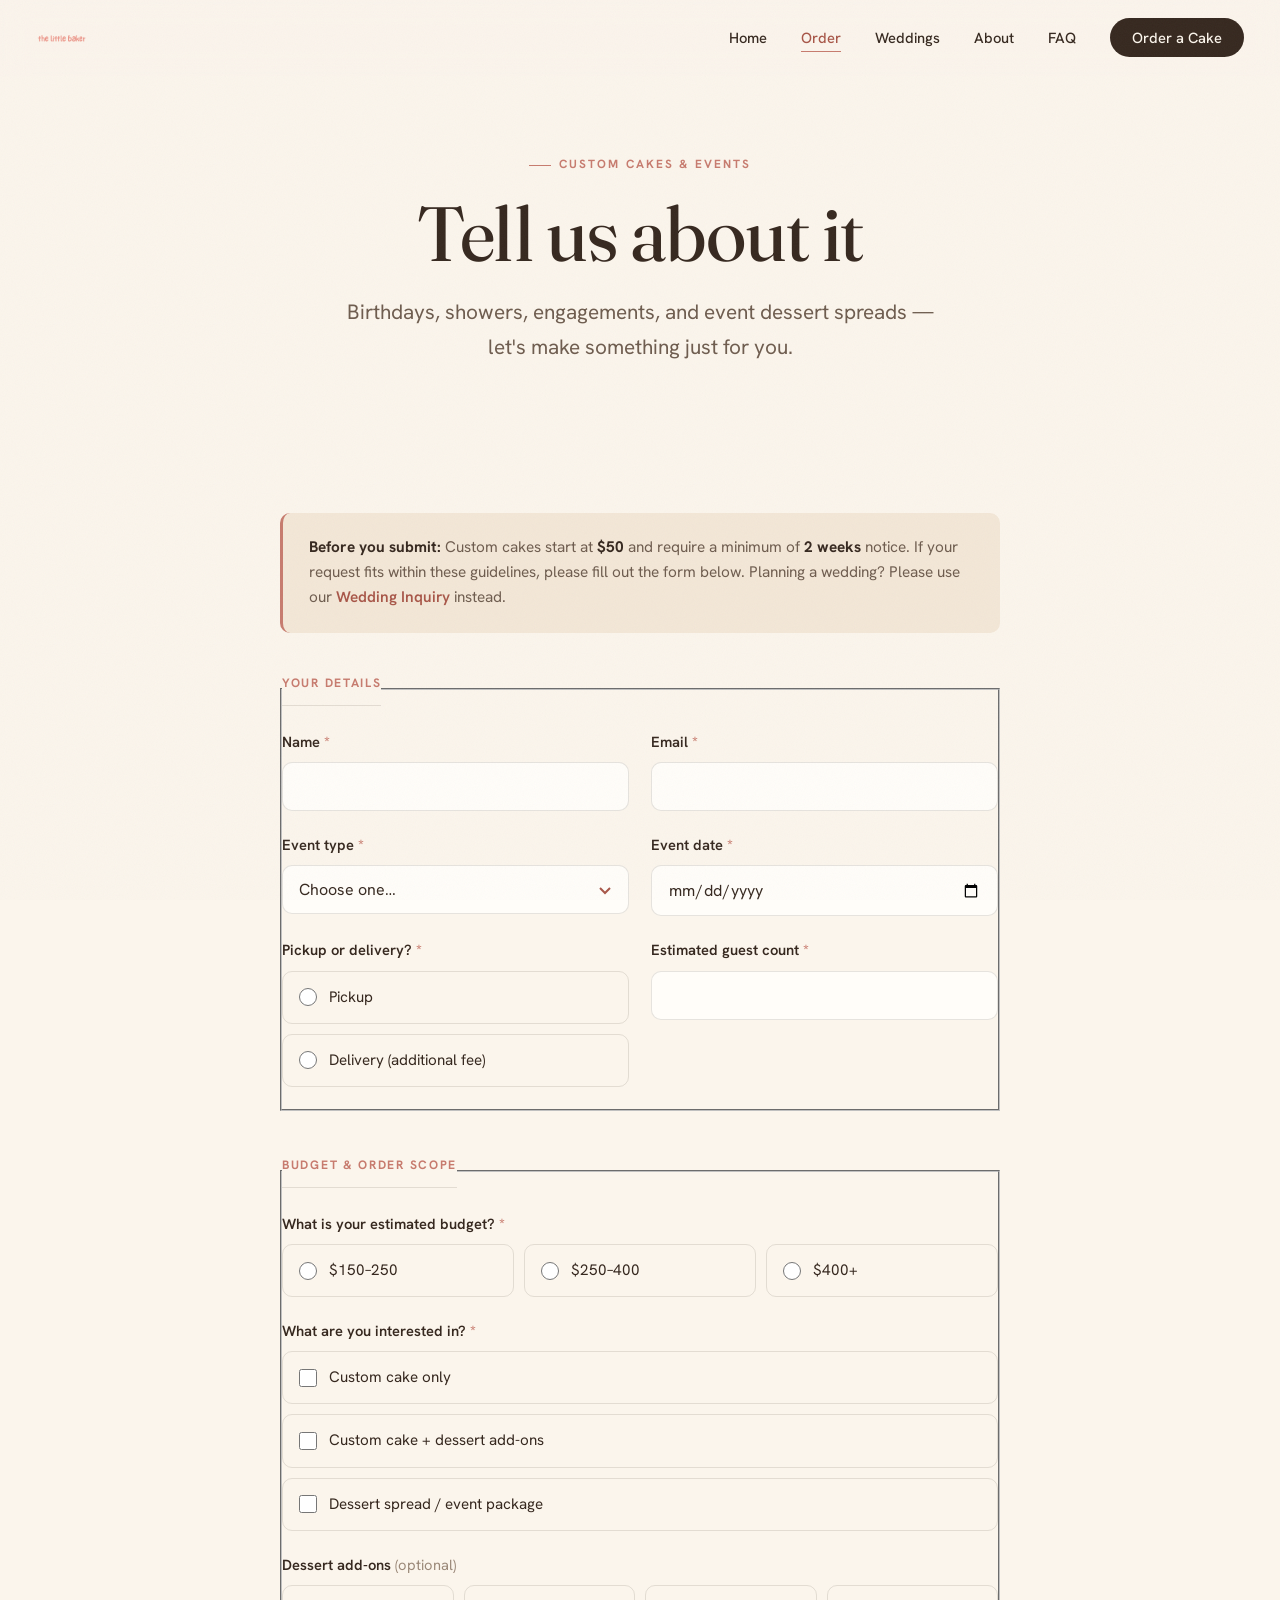
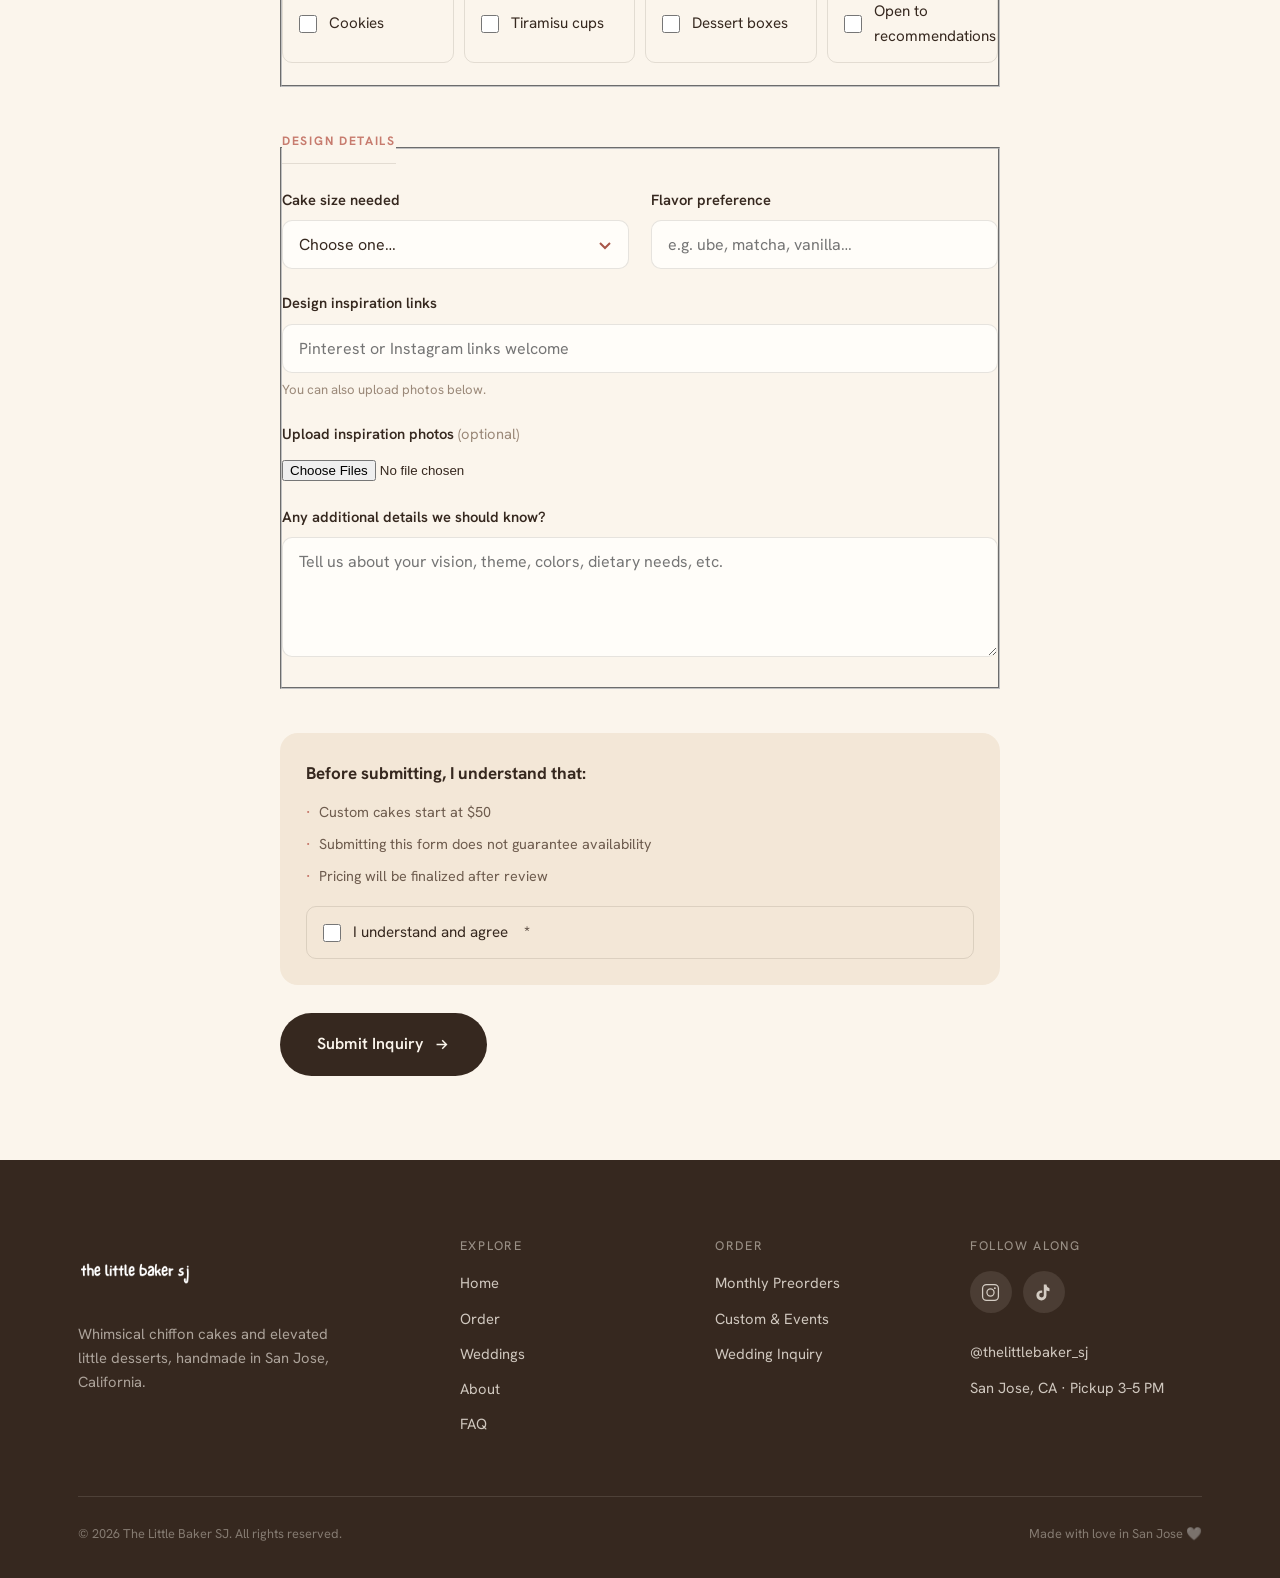
<file: inquiry.html>
<!DOCTYPE html>
<html lang="en">
<head>
  <meta charset="UTF-8">
  <meta name="viewport" content="width=device-width, initial-scale=1.0">
  <title>Custom Cake &amp; Event Inquiry — The Little Baker SJ</title>
  <meta name="description" content="Inquire for a custom cake or event with The Little Baker in San Jose. Custom cakes start at $50 with a minimum of 2 weeks notice.">
  <link rel="icon" type="image/png" href="images/cakeicon.png">
  <link rel="preconnect" href="https://fonts.googleapis.com">
  <link rel="preconnect" href="https://fonts.gstatic.com" crossorigin>
  <link href="https://fonts.googleapis.com/css2?family=Fraunces:ital,opsz,wght@0,9..144,300..900;1,9..144,300..900&family=Hanken+Grotesk:wght@300..700&display=swap" rel="stylesheet">
  <script>document.documentElement.classList.add('js');</script>
  <link rel="stylesheet" href="css/style.css">
</head>
<body>

  <!-- NAV -->
  <nav class="nav" id="nav">
    <a href="index.html" class="nav__logo"><img src="images/logo_noSJ.png" alt="The Little Baker"></a>
    <button class="nav__toggle" id="navToggle" aria-label="Menu"><span></span><span></span><span></span></button>
    <ul class="nav__links" id="navLinks">
      <li><a href="index.html">Home</a></li>
      <li><a href="order.html" class="active">Order</a></li>
      <li><a href="weddings.html">Weddings</a></li>
      <li><a href="about.html">About</a></li>
      <li><a href="faq.html">FAQ</a></li>
      <li><a href="order.html" class="nav__cta">Order a Cake</a></li>
    </ul>
  </nav>

  <!-- PAGE HERO -->
  <header class="page-hero">
    <div class="wrap">
      <span class="eyebrow" style="justify-content:center;">Custom cakes &amp; events</span>
      <h1 class="display">Tell us about it</h1>
      <p class="lede">Birthdays, showers, engagements, and event dessert spreads — let's make something just for you.</p>
    </div>
  </header>

  <!-- FORM -->
  <section class="section--tight">
    <div class="wrap">
      <div class="formwrap">

        <div class="form-intro reveal">
          <p><strong>Before you submit:</strong> Custom cakes start at <strong>$50</strong> and require a minimum of <strong>2 weeks</strong> notice. If your request fits within these guidelines, please fill out the form below. Planning a wedding? Please use our <a href="wedding-inquiry.html" class="tlink" style="font-size:inherit;">Wedding Inquiry</a> instead.</p>
        </div>

        <form name="custom-inquiry" method="POST" data-netlify="true" netlify-honeypot="bot-field" enctype="multipart/form-data" class="reveal">
          <input type="hidden" name="form-name" value="custom-inquiry">
          <p hidden><label>Don't fill this out: <input name="bot-field"></label></p>

          <!-- Required -->
          <fieldset class="fieldset">
            <legend class="fieldset__legend">Your details</legend>

            <div class="field--row">
              <div class="field">
                <label class="lbl">Name <span class="req">*</span></label>
                <input type="text" name="name" required>
              </div>
              <div class="field">
                <label class="lbl">Email <span class="req">*</span></label>
                <input type="email" name="email" required>
              </div>
            </div>

            <div class="field--row">
              <div class="field">
                <label class="lbl">Event type <span class="req">*</span></label>
                <select name="event-type" required>
                  <option value="" disabled selected>Choose one…</option>
                  <option>Birthday</option>
                  <option>Engagement</option>
                  <option>Bridal Shower</option>
                  <option>Corporate / Brand Event</option>
                  <option>Other</option>
                </select>
              </div>
              <div class="field">
                <label class="lbl">Event date <span class="req">*</span></label>
                <input type="date" name="event-date" required>
              </div>
            </div>

            <div class="field--row">
              <div class="field">
                <label class="lbl">Pickup or delivery? <span class="req">*</span></label>
                <div class="choices">
                  <label class="choice"><input type="radio" name="fulfillment" value="Pickup" required> Pickup</label>
                  <label class="choice"><input type="radio" name="fulfillment" value="Delivery"> Delivery (additional fee)</label>
                </div>
              </div>
              <div class="field">
                <label class="lbl">Estimated guest count <span class="req">*</span></label>
                <input type="number" name="guest-count" min="1" required>
              </div>
            </div>
          </fieldset>

          <!-- Budget & scope -->
          <fieldset class="fieldset">
            <legend class="fieldset__legend">Budget &amp; order scope</legend>

            <div class="field">
              <label class="lbl">What is your estimated budget? <span class="req">*</span></label>
              <div class="choices choices--inline">
                <label class="choice"><input type="radio" name="budget" value="$150–250" required> $150–250</label>
                <label class="choice"><input type="radio" name="budget" value="$250–400"> $250–400</label>
                <label class="choice"><input type="radio" name="budget" value="$400+"> $400+</label>
              </div>
            </div>

            <div class="field">
              <label class="lbl">What are you interested in? <span class="req">*</span></label>
              <div class="choices">
                <label class="choice"><input type="checkbox" name="interested-in" value="Custom cake only"> Custom cake only</label>
                <label class="choice"><input type="checkbox" name="interested-in" value="Custom cake + dessert add-ons"> Custom cake + dessert add-ons</label>
                <label class="choice"><input type="checkbox" name="interested-in" value="Dessert spread / event package"> Dessert spread / event package</label>
              </div>
            </div>

            <div class="field">
              <label class="lbl">Dessert add-ons <span style="color:var(--espresso-faint);font-weight:400;">(optional)</span></label>
              <div class="choices choices--inline">
                <label class="choice"><input type="checkbox" name="add-ons" value="Cookies"> Cookies</label>
                <label class="choice"><input type="checkbox" name="add-ons" value="Tiramisu cups"> Tiramisu cups</label>
                <label class="choice"><input type="checkbox" name="add-ons" value="Dessert boxes"> Dessert boxes</label>
                <label class="choice"><input type="checkbox" name="add-ons" value="Open to recommendations"> Open to recommendations</label>
              </div>
            </div>
          </fieldset>

          <!-- Design details -->
          <fieldset class="fieldset">
            <legend class="fieldset__legend">Design details</legend>

            <div class="field--row">
              <div class="field">
                <label class="lbl">Cake size needed</label>
                <select name="cake-size">
                  <option value="" disabled selected>Choose one…</option>
                  <option>6 inch</option>
                  <option>8 inch</option>
                  <option>Not sure</option>
                </select>
              </div>
              <div class="field">
                <label class="lbl">Flavor preference</label>
                <input type="text" name="flavor" placeholder="e.g. ube, matcha, vanilla…">
              </div>
            </div>

            <div class="field">
              <label class="lbl">Design inspiration links</label>
              <input type="text" name="inspiration-links" placeholder="Pinterest or Instagram links welcome">
              <p class="hint">You can also upload photos below.</p>
            </div>

            <div class="field">
              <label class="lbl">Upload inspiration photos <span style="color:var(--espresso-faint);font-weight:400;">(optional)</span></label>
              <input type="file" name="inspiration-files" accept="image/*" multiple>
            </div>

            <div class="field">
              <label class="lbl">Any additional details we should know?</label>
              <textarea name="details" placeholder="Tell us about your vision, theme, colors, dietary needs, etc."></textarea>
            </div>
          </fieldset>

          <!-- Final confirmation -->
          <div class="form-confirm">
            <strong>Before submitting, I understand that:</strong>
            <ul>
              <li>Custom cakes start at $50</li>
              <li>Submitting this form does not guarantee availability</li>
              <li>Pricing will be finalized after review</li>
            </ul>
            <label class="choice"><input type="checkbox" name="acknowledged" value="Yes" required> I understand and agree <span class="req">&nbsp;*</span></label>
          </div>

          <div class="form-submit">
            <button type="submit" class="btn btn--solid btn--lg">Submit Inquiry
              <svg viewBox="0 0 24 24" fill="none" stroke="currentColor" stroke-width="2"><path d="M5 12h14M13 6l6 6-6 6"/></svg>
            </button>
          </div>
        </form>

      </div>
    </div>
  </section>

  <!-- FOOTER -->
  <footer class="footer">
    <div class="wrap">
      <div class="footer__grid">
        <div class="footer__brand">
          <img src="images/logolight.png" alt="The Little Baker SJ">
          <p>Whimsical chiffon cakes and elevated little desserts, handmade in San Jose, California.</p>
        </div>
        <div class="footer__col">
          <h4>Explore</h4>
          <a href="index.html">Home</a>
          <a href="order.html">Order</a>
          <a href="weddings.html">Weddings</a>
          <a href="about.html">About</a>
          <a href="faq.html">FAQ</a>
        </div>
        <div class="footer__col">
          <h4>Order</h4>
          <a href="order.html">Monthly Preorders</a>
          <a href="inquiry.html">Custom &amp; Events</a>
          <a href="wedding-inquiry.html">Wedding Inquiry</a>
        </div>
        <div class="footer__col">
          <h4>Follow along</h4>
          <div class="footer__social">
            <a href="https://www.instagram.com/thelittlebaker_sj/" target="_blank" rel="noopener" aria-label="Instagram">
              <svg viewBox="0 0 24 24" fill="none" stroke="currentColor" stroke-width="1.6"><rect x="2" y="2" width="20" height="20" rx="5"/><circle cx="12" cy="12" r="4.5"/><circle cx="17.5" cy="6.5" r="1.2" fill="currentColor" stroke="none"/></svg>
            </a>
            <a href="https://www.tiktok.com/@thelittlebaker_sj" target="_blank" rel="noopener" aria-label="TikTok">
              <svg viewBox="0 0 24 24" fill="currentColor"><path d="M19.59 6.69a4.83 4.83 0 0 1-3.77-4.25V2h-3.45v13.67a2.89 2.89 0 0 1-2.88 2.5 2.89 2.89 0 0 1 0-5.78c.3 0 .59.05.88.13V9.4a6.84 6.84 0 0 0-1-.05A6.33 6.33 0 0 0 3 15.57 6.33 6.33 0 0 0 9.37 22a6.33 6.33 0 0 0 6.37-6.22V9.4a8.16 8.16 0 0 0 3.85.96V7.04a4.85 4.85 0 0 1-.59-.05z"/></svg>
            </a>
          </div>
          <p class="footer__handle">@thelittlebaker_sj</p>
          <p class="footer__handle" style="margin-top:8px;">San Jose, CA · Pickup 3–5 PM</p>
        </div>
      </div>
      <div class="footer__bottom">
        <p>© 2026 The Little Baker SJ. All rights reserved.</p>
        <p>Made with love in San Jose 🤍</p>
      </div>
    </div>
  </footer>

  <script src="js/main.js"></script>
</body>
</html>
</file>
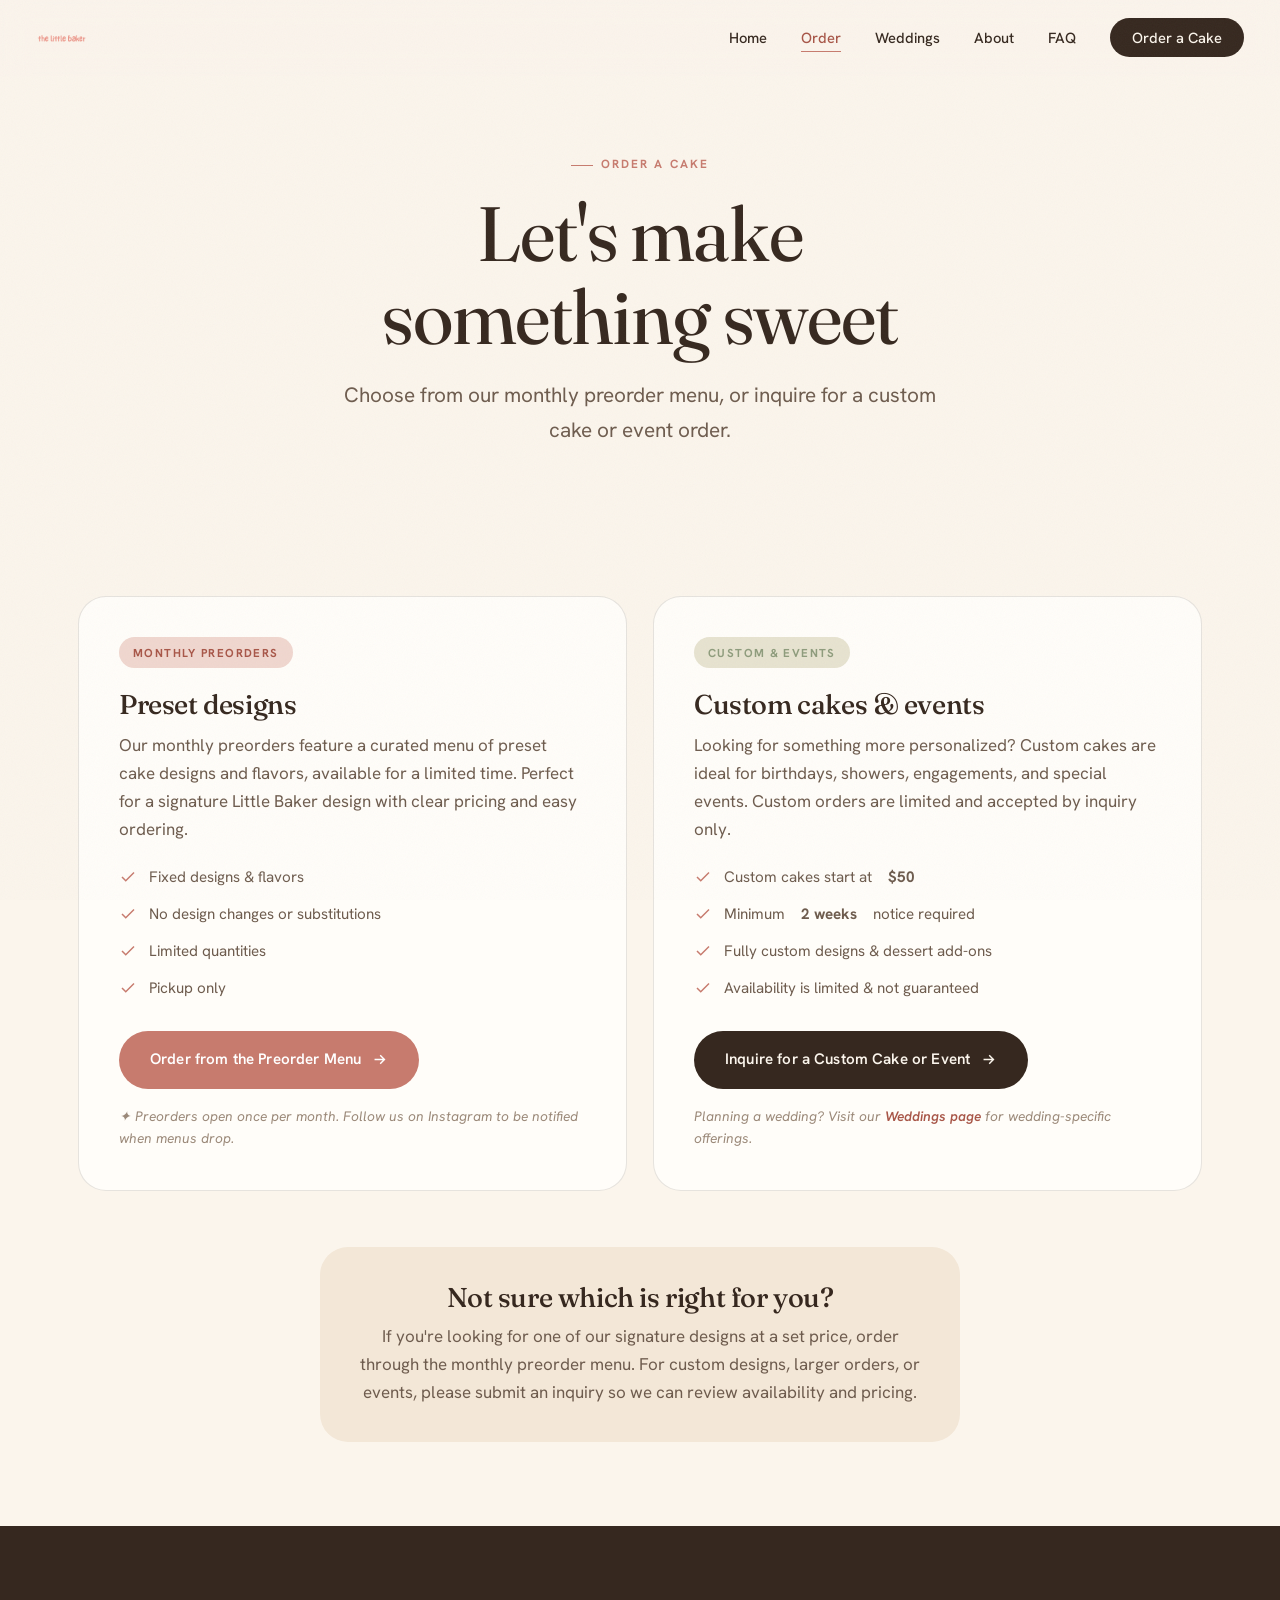
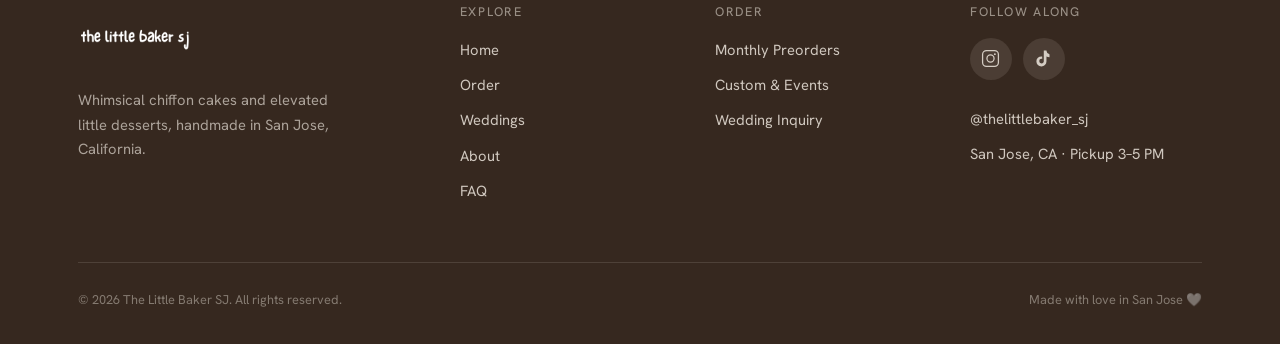
<file: order.html>
<!DOCTYPE html>
<html lang="en">
<head>
  <meta charset="UTF-8">
  <meta name="viewport" content="width=device-width, initial-scale=1.0">
  <title>Order a Cake — The Little Baker SJ</title>
  <meta name="description" content="Order from The Little Baker's monthly preorder menu, or inquire for a custom cake or event in San Jose.">
  <link rel="icon" type="image/png" href="images/cakeicon.png">
  <link rel="preconnect" href="https://fonts.googleapis.com">
  <link rel="preconnect" href="https://fonts.gstatic.com" crossorigin>
  <link href="https://fonts.googleapis.com/css2?family=Fraunces:ital,opsz,wght@0,9..144,300..900;1,9..144,300..900&family=Hanken+Grotesk:wght@300..700&display=swap" rel="stylesheet">
  <script>document.documentElement.classList.add('js');</script>
  <link rel="stylesheet" href="css/style.css">
</head>
<body>

  <!-- NAV -->
  <nav class="nav" id="nav">
    <a href="index.html" class="nav__logo"><img src="images/logo_noSJ.png" alt="The Little Baker"></a>
    <button class="nav__toggle" id="navToggle" aria-label="Menu"><span></span><span></span><span></span></button>
    <ul class="nav__links" id="navLinks">
      <li><a href="index.html">Home</a></li>
      <li><a href="order.html" class="active">Order</a></li>
      <li><a href="weddings.html">Weddings</a></li>
      <li><a href="about.html">About</a></li>
      <li><a href="faq.html">FAQ</a></li>
      <li><a href="order.html" class="nav__cta">Order a Cake</a></li>
    </ul>
  </nav>

  <!-- PAGE HERO -->
  <header class="page-hero">
    <div class="wrap">
      <span class="eyebrow" style="justify-content:center;">Order a cake</span>
      <h1 class="display">Let's make something sweet</h1>
      <p class="lede">Choose from our monthly preorder menu, or inquire for a custom cake or event order.</p>
    </div>
  </header>

  <!-- PATHS -->
  <section class="section--tight">
    <div class="wrap">
      <div class="paths">

        <!-- Monthly Preorders -->
        <div class="path path--preorder reveal">
          <span class="path__tag">Monthly Preorders</span>
          <h3>Preset designs</h3>
          <p>Our monthly preorders feature a curated menu of preset cake designs and flavors, available for a limited time. Perfect for a signature Little Baker design with clear pricing and easy ordering.</p>
          <ul class="path__list">
            <li><svg viewBox="0 0 24 24" fill="none" stroke="currentColor" stroke-width="2"><path d="M20 6L9 17l-5-5"/></svg> Fixed designs &amp; flavors</li>
            <li><svg viewBox="0 0 24 24" fill="none" stroke="currentColor" stroke-width="2"><path d="M20 6L9 17l-5-5"/></svg> No design changes or substitutions</li>
            <li><svg viewBox="0 0 24 24" fill="none" stroke="currentColor" stroke-width="2"><path d="M20 6L9 17l-5-5"/></svg> Limited quantities</li>
            <li><svg viewBox="0 0 24 24" fill="none" stroke="currentColor" stroke-width="2"><path d="M20 6L9 17l-5-5"/></svg> Pickup only</li>
          </ul>
          <div class="path__foot">
            <a href="https://www.hotplate.com/thelittlebakersj" target="_blank" rel="noopener" class="btn btn--rose">Order from the Preorder Menu
              <svg viewBox="0 0 24 24" fill="none" stroke="currentColor" stroke-width="2"><path d="M5 12h14M13 6l6 6-6 6"/></svg>
            </a>
            <p class="path__note">✦ Preorders open once per month. Follow us on Instagram to be notified when menus drop.</p>
          </div>
        </div>

        <!-- Custom & Events -->
        <div class="path path--custom reveal">
          <span class="path__tag">Custom &amp; Events</span>
          <h3>Custom cakes &amp; events</h3>
          <p>Looking for something more personalized? Custom cakes are ideal for birthdays, showers, engagements, and special events. Custom orders are limited and accepted by inquiry only.</p>
          <ul class="path__list">
            <li><svg viewBox="0 0 24 24" fill="none" stroke="currentColor" stroke-width="2"><path d="M20 6L9 17l-5-5"/></svg> Custom cakes start at <strong>&nbsp;$50</strong></li>
            <li><svg viewBox="0 0 24 24" fill="none" stroke="currentColor" stroke-width="2"><path d="M20 6L9 17l-5-5"/></svg> Minimum <strong>&nbsp;2 weeks&nbsp;</strong> notice required</li>
            <li><svg viewBox="0 0 24 24" fill="none" stroke="currentColor" stroke-width="2"><path d="M20 6L9 17l-5-5"/></svg> Fully custom designs &amp; dessert add-ons</li>
            <li><svg viewBox="0 0 24 24" fill="none" stroke="currentColor" stroke-width="2"><path d="M20 6L9 17l-5-5"/></svg> Availability is limited &amp; not guaranteed</li>
          </ul>
          <div class="path__foot">
            <a href="inquiry.html" class="btn btn--solid">Inquire for a Custom Cake or Event
              <svg viewBox="0 0 24 24" fill="none" stroke="currentColor" stroke-width="2"><path d="M5 12h14M13 6l6 6-6 6"/></svg>
            </a>
            <p class="path__note">Planning a wedding? Visit our <a href="weddings.html" class="tlink" style="font-size:inherit;">Weddings page</a> for wedding-specific offerings.</p>
          </div>
        </div>

      </div>

      <!-- Helper -->
      <div class="helper reveal">
        <h3>Not sure which is right for you?</h3>
        <p>If you're looking for one of our signature designs at a set price, order through the monthly preorder menu. For custom designs, larger orders, or events, please submit an inquiry so we can review availability and pricing.</p>
      </div>
    </div>
  </section>

  <!-- FOOTER -->
  <footer class="footer">
    <div class="wrap">
      <div class="footer__grid">
        <div class="footer__brand">
          <img src="images/logolight.png" alt="The Little Baker SJ">
          <p>Whimsical chiffon cakes and elevated little desserts, handmade in San Jose, California.</p>
        </div>
        <div class="footer__col">
          <h4>Explore</h4>
          <a href="index.html">Home</a>
          <a href="order.html">Order</a>
          <a href="weddings.html">Weddings</a>
          <a href="about.html">About</a>
          <a href="faq.html">FAQ</a>
        </div>
        <div class="footer__col">
          <h4>Order</h4>
          <a href="order.html">Monthly Preorders</a>
          <a href="inquiry.html">Custom &amp; Events</a>
          <a href="wedding-inquiry.html">Wedding Inquiry</a>
        </div>
        <div class="footer__col">
          <h4>Follow along</h4>
          <div class="footer__social">
            <a href="https://www.instagram.com/thelittlebaker_sj/" target="_blank" rel="noopener" aria-label="Instagram">
              <svg viewBox="0 0 24 24" fill="none" stroke="currentColor" stroke-width="1.6"><rect x="2" y="2" width="20" height="20" rx="5"/><circle cx="12" cy="12" r="4.5"/><circle cx="17.5" cy="6.5" r="1.2" fill="currentColor" stroke="none"/></svg>
            </a>
            <a href="https://www.tiktok.com/@thelittlebaker_sj" target="_blank" rel="noopener" aria-label="TikTok">
              <svg viewBox="0 0 24 24" fill="currentColor"><path d="M19.59 6.69a4.83 4.83 0 0 1-3.77-4.25V2h-3.45v13.67a2.89 2.89 0 0 1-2.88 2.5 2.89 2.89 0 0 1 0-5.78c.3 0 .59.05.88.13V9.4a6.84 6.84 0 0 0-1-.05A6.33 6.33 0 0 0 3 15.57 6.33 6.33 0 0 0 9.37 22a6.33 6.33 0 0 0 6.37-6.22V9.4a8.16 8.16 0 0 0 3.85.96V7.04a4.85 4.85 0 0 1-.59-.05z"/></svg>
            </a>
          </div>
          <p class="footer__handle">@thelittlebaker_sj</p>
          <p class="footer__handle" style="margin-top:8px;">San Jose, CA · Pickup 3–5 PM</p>
        </div>
      </div>
      <div class="footer__bottom">
        <p>© 2026 The Little Baker SJ. All rights reserved.</p>
        <p>Made with love in San Jose 🤍</p>
      </div>
    </div>
  </footer>

  <script src="js/main.js"></script>
</body>
</html>
</file>
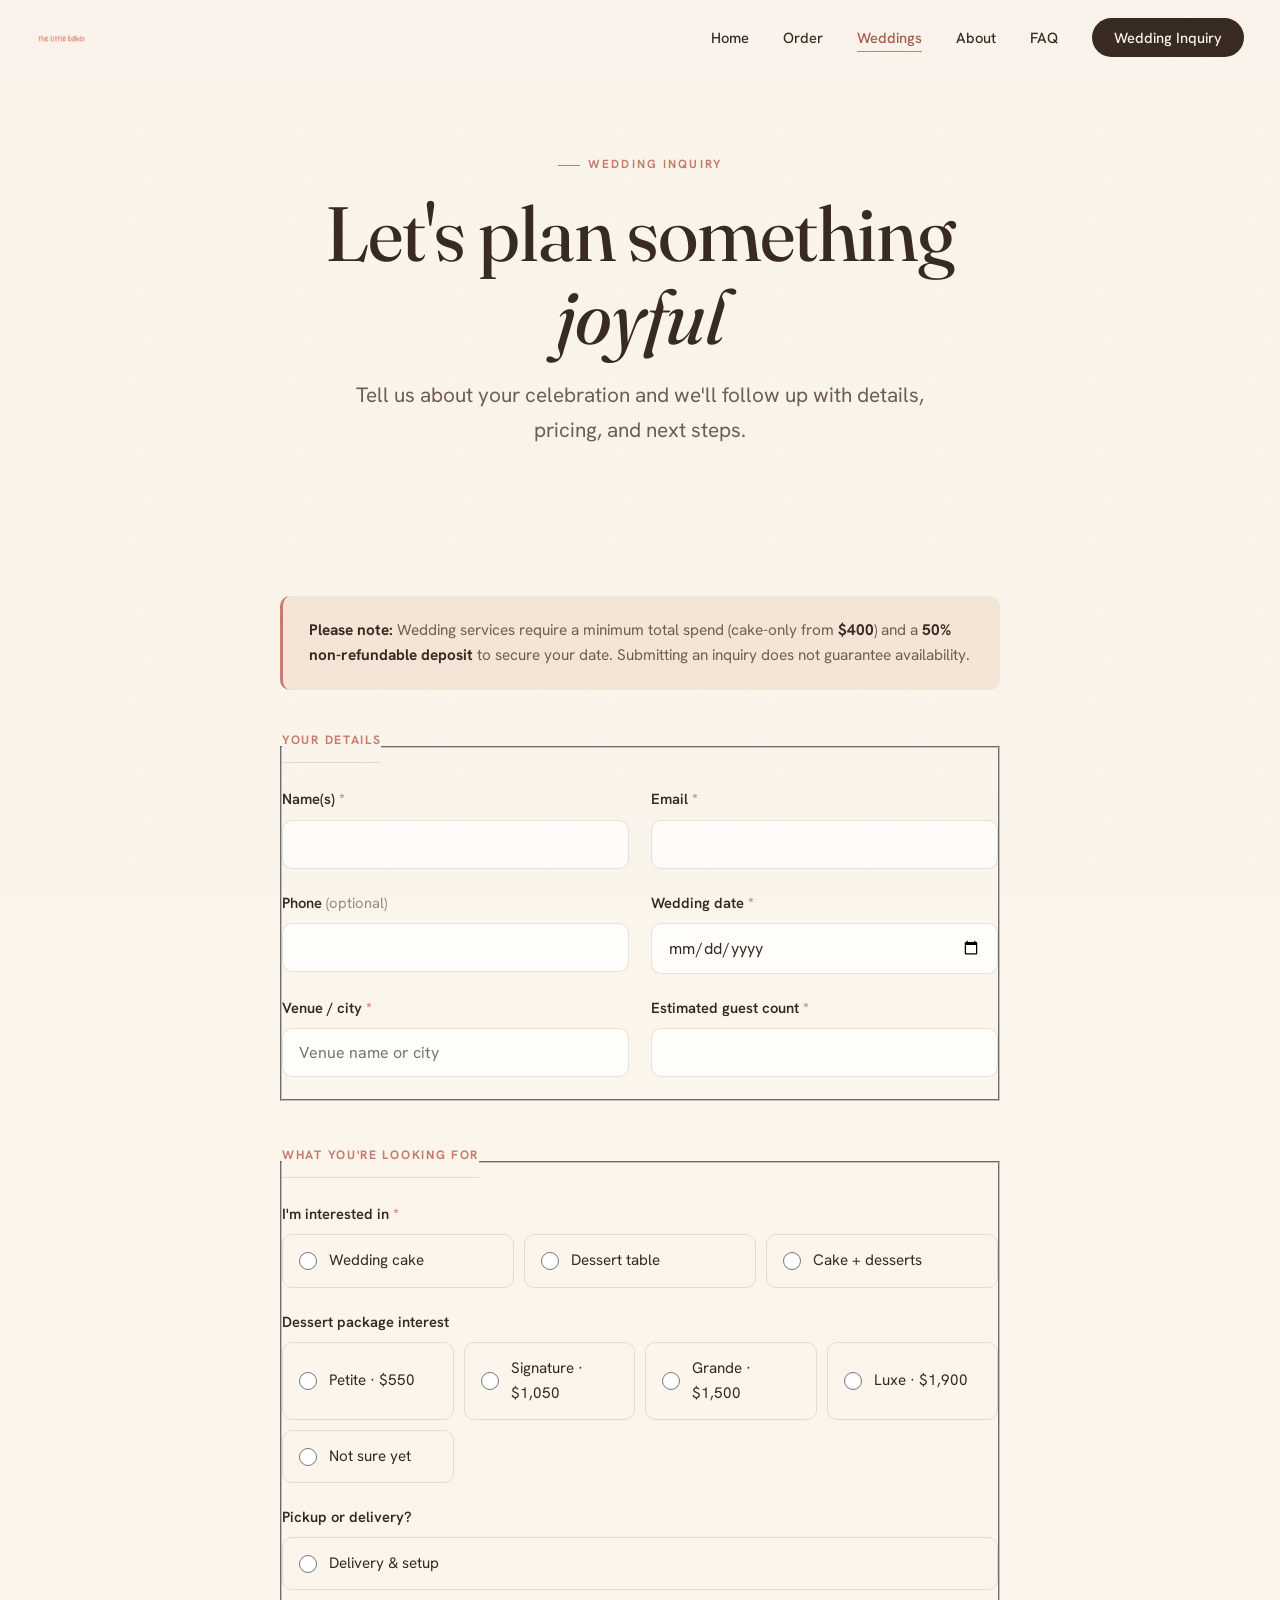
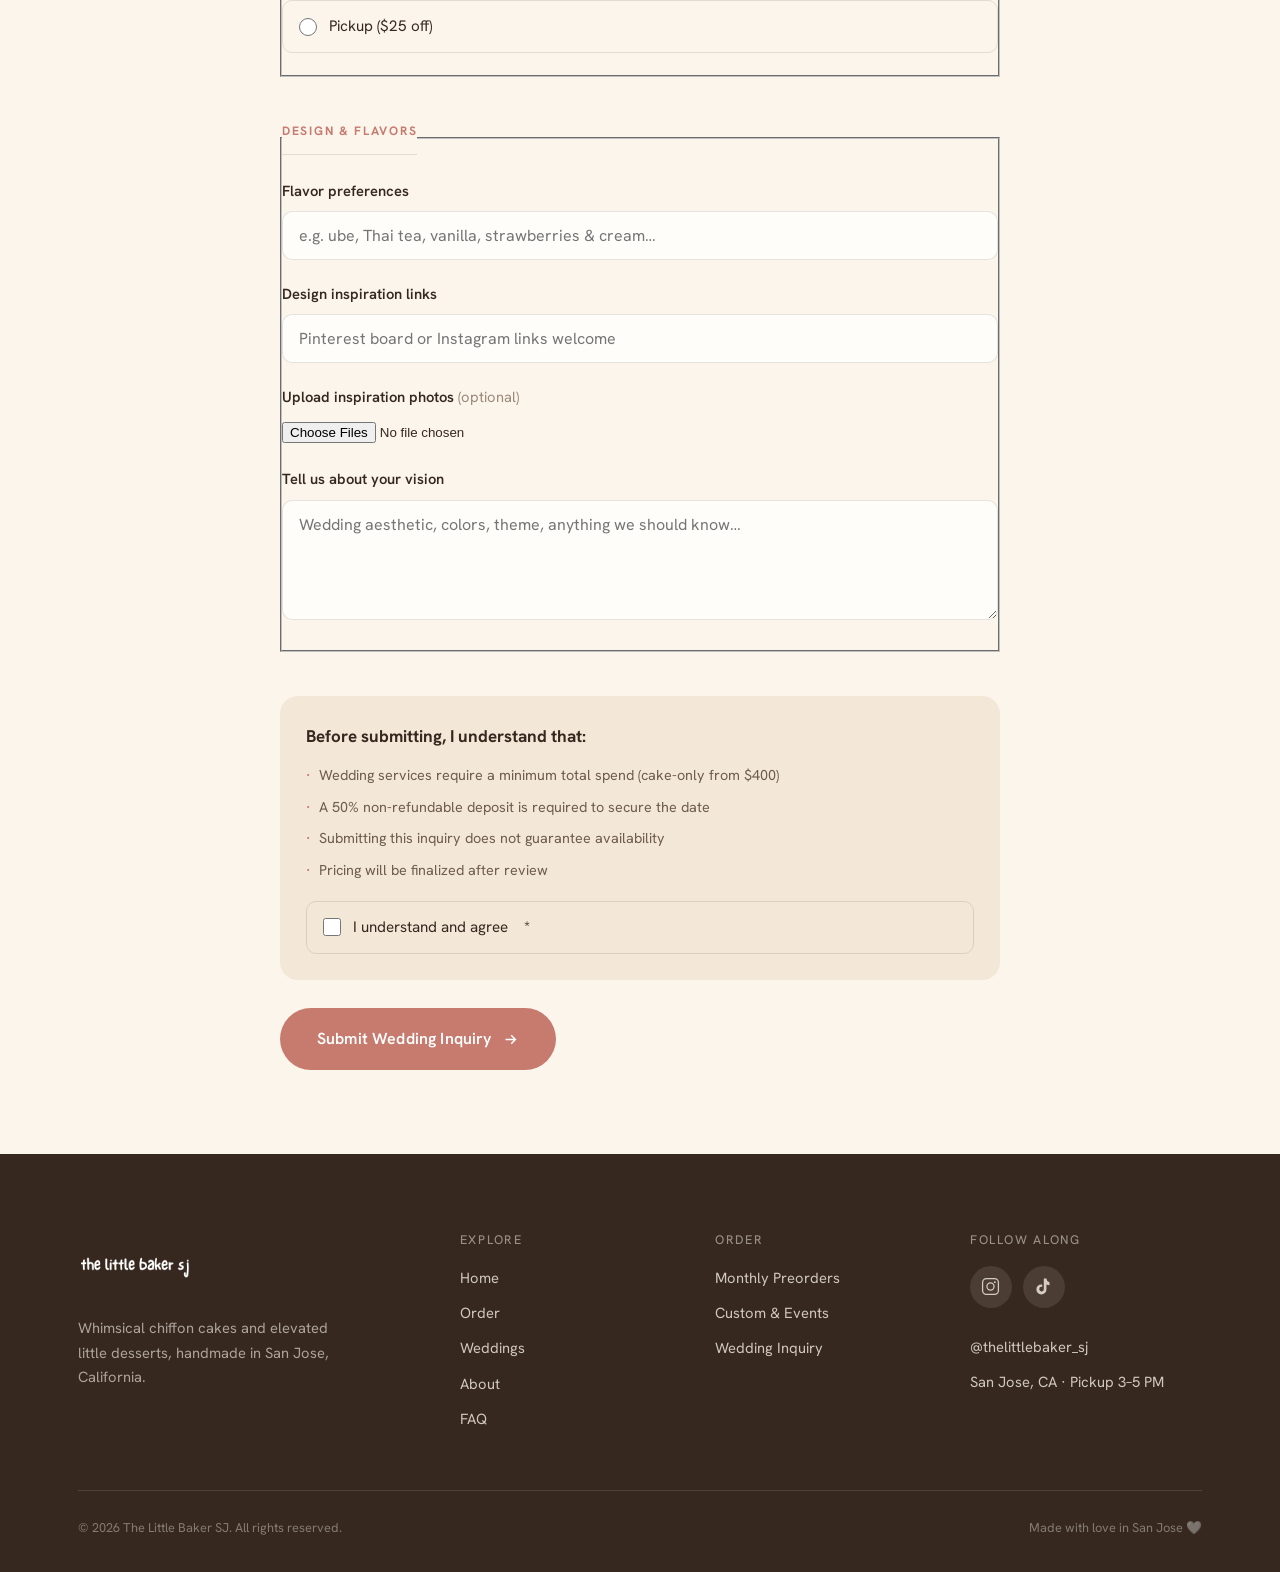
<file: wedding-inquiry.html>
<!DOCTYPE html>
<html lang="en">
<head>
  <meta charset="UTF-8">
  <meta name="viewport" content="width=device-width, initial-scale=1.0">
  <title>Wedding Inquiry — The Little Baker SJ</title>
  <meta name="description" content="Inquire for wedding cakes and dessert tables with The Little Baker in San Jose. Bookings by inquiry only with a 50% deposit.">
  <link rel="icon" type="image/png" href="images/cakeicon.png">
  <link rel="preconnect" href="https://fonts.googleapis.com">
  <link rel="preconnect" href="https://fonts.gstatic.com" crossorigin>
  <link href="https://fonts.googleapis.com/css2?family=Fraunces:ital,opsz,wght@0,9..144,300..900;1,9..144,300..900&family=Hanken+Grotesk:wght@300..700&display=swap" rel="stylesheet">
  <script>document.documentElement.classList.add('js');</script>
  <link rel="stylesheet" href="css/style.css">
</head>
<body>

  <!-- NAV -->
  <nav class="nav" id="nav">
    <a href="index.html" class="nav__logo"><img src="images/logo_noSJ.png" alt="The Little Baker"></a>
    <button class="nav__toggle" id="navToggle" aria-label="Menu"><span></span><span></span><span></span></button>
    <ul class="nav__links" id="navLinks">
      <li><a href="index.html">Home</a></li>
      <li><a href="order.html">Order</a></li>
      <li><a href="weddings.html" class="active">Weddings</a></li>
      <li><a href="about.html">About</a></li>
      <li><a href="faq.html">FAQ</a></li>
      <li><a href="wedding-inquiry.html" class="nav__cta">Wedding Inquiry</a></li>
    </ul>
  </nav>

  <!-- PAGE HERO -->
  <header class="page-hero">
    <div class="wrap">
      <span class="eyebrow" style="justify-content:center;">Wedding inquiry</span>
      <h1 class="display">Let's plan something<br><span class="ital">joyful</span></h1>
      <p class="lede">Tell us about your celebration and we'll follow up with details, pricing, and next steps.</p>
    </div>
  </header>

  <!-- FORM -->
  <section class="section--tight">
    <div class="wrap">
      <div class="formwrap">

        <div class="form-intro reveal">
          <p><strong>Please note:</strong> Wedding services require a minimum total spend (cake-only from <strong>$400</strong>) and a <strong>50% non-refundable deposit</strong> to secure your date. Submitting an inquiry does not guarantee availability.</p>
        </div>

        <form name="wedding-inquiry" method="POST" data-netlify="true" netlify-honeypot="bot-field" enctype="multipart/form-data" class="reveal">
          <input type="hidden" name="form-name" value="wedding-inquiry">
          <p hidden><label>Don't fill this out: <input name="bot-field"></label></p>

          <!-- Couple details -->
          <fieldset class="fieldset">
            <legend class="fieldset__legend">Your details</legend>

            <div class="field--row">
              <div class="field">
                <label class="lbl">Name(s) <span class="req">*</span></label>
                <input type="text" name="name" required>
              </div>
              <div class="field">
                <label class="lbl">Email <span class="req">*</span></label>
                <input type="email" name="email" required>
              </div>
            </div>

            <div class="field--row">
              <div class="field">
                <label class="lbl">Phone <span style="color:var(--espresso-faint);font-weight:400;">(optional)</span></label>
                <input type="tel" name="phone">
              </div>
              <div class="field">
                <label class="lbl">Wedding date <span class="req">*</span></label>
                <input type="date" name="wedding-date" required>
              </div>
            </div>

            <div class="field--row">
              <div class="field">
                <label class="lbl">Venue / city <span class="req">*</span></label>
                <input type="text" name="venue" placeholder="Venue name or city" required>
              </div>
              <div class="field">
                <label class="lbl">Estimated guest count <span class="req">*</span></label>
                <input type="number" name="guest-count" min="1" required>
              </div>
            </div>
          </fieldset>

          <!-- What you'd like -->
          <fieldset class="fieldset">
            <legend class="fieldset__legend">What you're looking for</legend>

            <div class="field">
              <label class="lbl">I'm interested in <span class="req">*</span></label>
              <div class="choices choices--inline">
                <label class="choice"><input type="radio" name="interest" value="Wedding cake" required> Wedding cake</label>
                <label class="choice"><input type="radio" name="interest" value="Dessert table"> Dessert table</label>
                <label class="choice"><input type="radio" name="interest" value="Cake + desserts"> Cake + desserts</label>
              </div>
            </div>

            <div class="field">
              <label class="lbl">Dessert package interest</label>
              <div class="choices choices--inline">
                <label class="choice"><input type="radio" name="package" value="Petite (~50)"> Petite · $550</label>
                <label class="choice"><input type="radio" name="package" value="Signature (~100)"> Signature · $1,050</label>
                <label class="choice"><input type="radio" name="package" value="Grande (~150)"> Grande · $1,500</label>
                <label class="choice"><input type="radio" name="package" value="Luxe (~200)"> Luxe · $1,900</label>
                <label class="choice"><input type="radio" name="package" value="Not sure"> Not sure yet</label>
              </div>
            </div>

            <div class="field">
              <label class="lbl">Pickup or delivery?</label>
              <div class="choices">
                <label class="choice"><input type="radio" name="fulfillment" value="Delivery & setup"> Delivery &amp; setup</label>
                <label class="choice"><input type="radio" name="fulfillment" value="Pickup ($25 off)"> Pickup ($25 off)</label>
              </div>
            </div>
          </fieldset>

          <!-- Design -->
          <fieldset class="fieldset">
            <legend class="fieldset__legend">Design &amp; flavors</legend>

            <div class="field">
              <label class="lbl">Flavor preferences</label>
              <input type="text" name="flavor" placeholder="e.g. ube, Thai tea, vanilla, strawberries & cream…">
            </div>

            <div class="field">
              <label class="lbl">Design inspiration links</label>
              <input type="text" name="inspiration-links" placeholder="Pinterest board or Instagram links welcome">
            </div>

            <div class="field">
              <label class="lbl">Upload inspiration photos <span style="color:var(--espresso-faint);font-weight:400;">(optional)</span></label>
              <input type="file" name="inspiration-files" accept="image/*" multiple>
            </div>

            <div class="field">
              <label class="lbl">Tell us about your vision</label>
              <textarea name="details" placeholder="Wedding aesthetic, colors, theme, anything we should know…"></textarea>
            </div>
          </fieldset>

          <!-- Confirmation -->
          <div class="form-confirm">
            <strong>Before submitting, I understand that:</strong>
            <ul>
              <li>Wedding services require a minimum total spend (cake-only from $400)</li>
              <li>A 50% non-refundable deposit is required to secure the date</li>
              <li>Submitting this inquiry does not guarantee availability</li>
              <li>Pricing will be finalized after review</li>
            </ul>
            <label class="choice"><input type="checkbox" name="acknowledged" value="Yes" required> I understand and agree <span class="req">&nbsp;*</span></label>
          </div>

          <div class="form-submit">
            <button type="submit" class="btn btn--rose btn--lg">Submit Wedding Inquiry
              <svg viewBox="0 0 24 24" fill="none" stroke="currentColor" stroke-width="2"><path d="M5 12h14M13 6l6 6-6 6"/></svg>
            </button>
          </div>
        </form>

      </div>
    </div>
  </section>

  <!-- FOOTER -->
  <footer class="footer">
    <div class="wrap">
      <div class="footer__grid">
        <div class="footer__brand">
          <img src="images/logolight.png" alt="The Little Baker SJ">
          <p>Whimsical chiffon cakes and elevated little desserts, handmade in San Jose, California.</p>
        </div>
        <div class="footer__col">
          <h4>Explore</h4>
          <a href="index.html">Home</a>
          <a href="order.html">Order</a>
          <a href="weddings.html">Weddings</a>
          <a href="about.html">About</a>
          <a href="faq.html">FAQ</a>
        </div>
        <div class="footer__col">
          <h4>Order</h4>
          <a href="order.html">Monthly Preorders</a>
          <a href="inquiry.html">Custom &amp; Events</a>
          <a href="wedding-inquiry.html">Wedding Inquiry</a>
        </div>
        <div class="footer__col">
          <h4>Follow along</h4>
          <div class="footer__social">
            <a href="https://www.instagram.com/thelittlebaker_sj/" target="_blank" rel="noopener" aria-label="Instagram">
              <svg viewBox="0 0 24 24" fill="none" stroke="currentColor" stroke-width="1.6"><rect x="2" y="2" width="20" height="20" rx="5"/><circle cx="12" cy="12" r="4.5"/><circle cx="17.5" cy="6.5" r="1.2" fill="currentColor" stroke="none"/></svg>
            </a>
            <a href="https://www.tiktok.com/@thelittlebaker_sj" target="_blank" rel="noopener" aria-label="TikTok">
              <svg viewBox="0 0 24 24" fill="currentColor"><path d="M19.59 6.69a4.83 4.83 0 0 1-3.77-4.25V2h-3.45v13.67a2.89 2.89 0 0 1-2.88 2.5 2.89 2.89 0 0 1 0-5.78c.3 0 .59.05.88.13V9.4a6.84 6.84 0 0 0-1-.05A6.33 6.33 0 0 0 3 15.57 6.33 6.33 0 0 0 9.37 22a6.33 6.33 0 0 0 6.37-6.22V9.4a8.16 8.16 0 0 0 3.85.96V7.04a4.85 4.85 0 0 1-.59-.05z"/></svg>
            </a>
          </div>
          <p class="footer__handle">@thelittlebaker_sj</p>
          <p class="footer__handle" style="margin-top:8px;">San Jose, CA · Pickup 3–5 PM</p>
        </div>
      </div>
      <div class="footer__bottom">
        <p>© 2026 The Little Baker SJ. All rights reserved.</p>
        <p>Made with love in San Jose 🤍</p>
      </div>
    </div>
  </footer>

  <script src="js/main.js"></script>
</body>
</html>
</file>
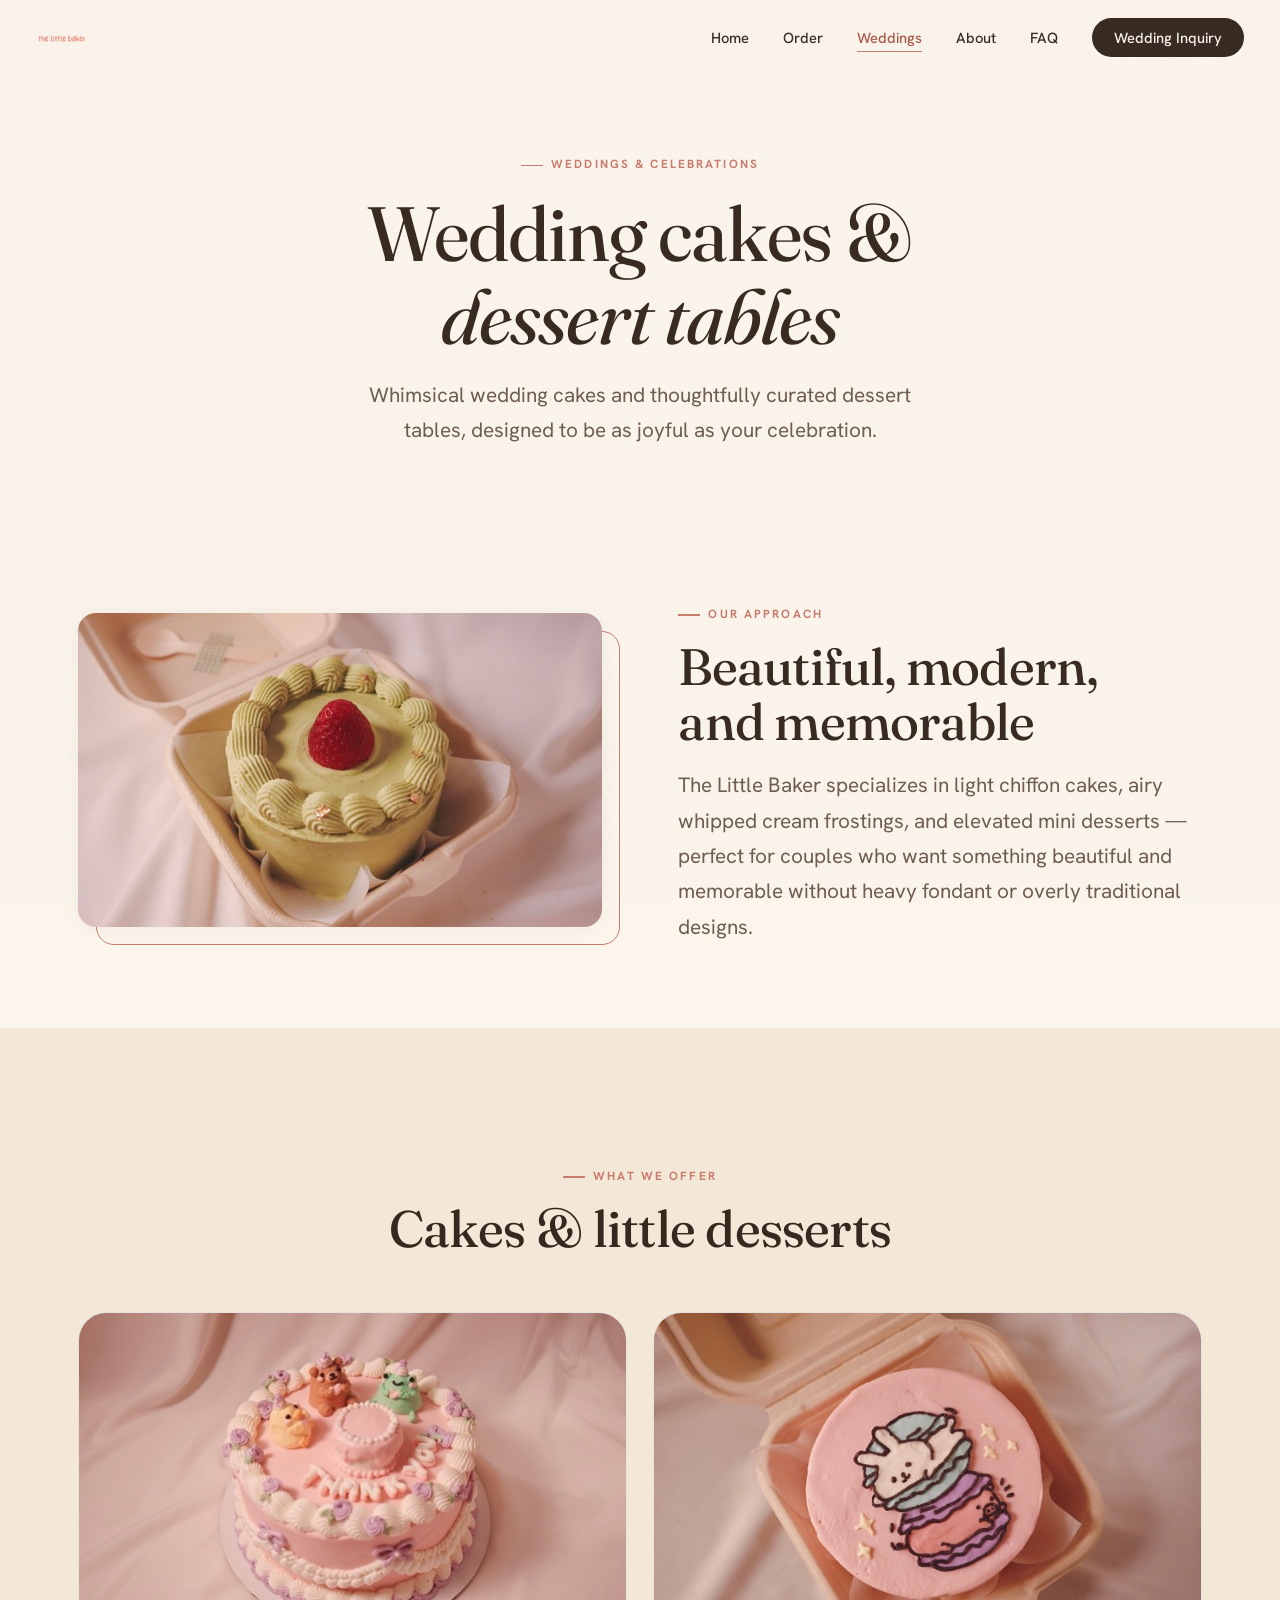
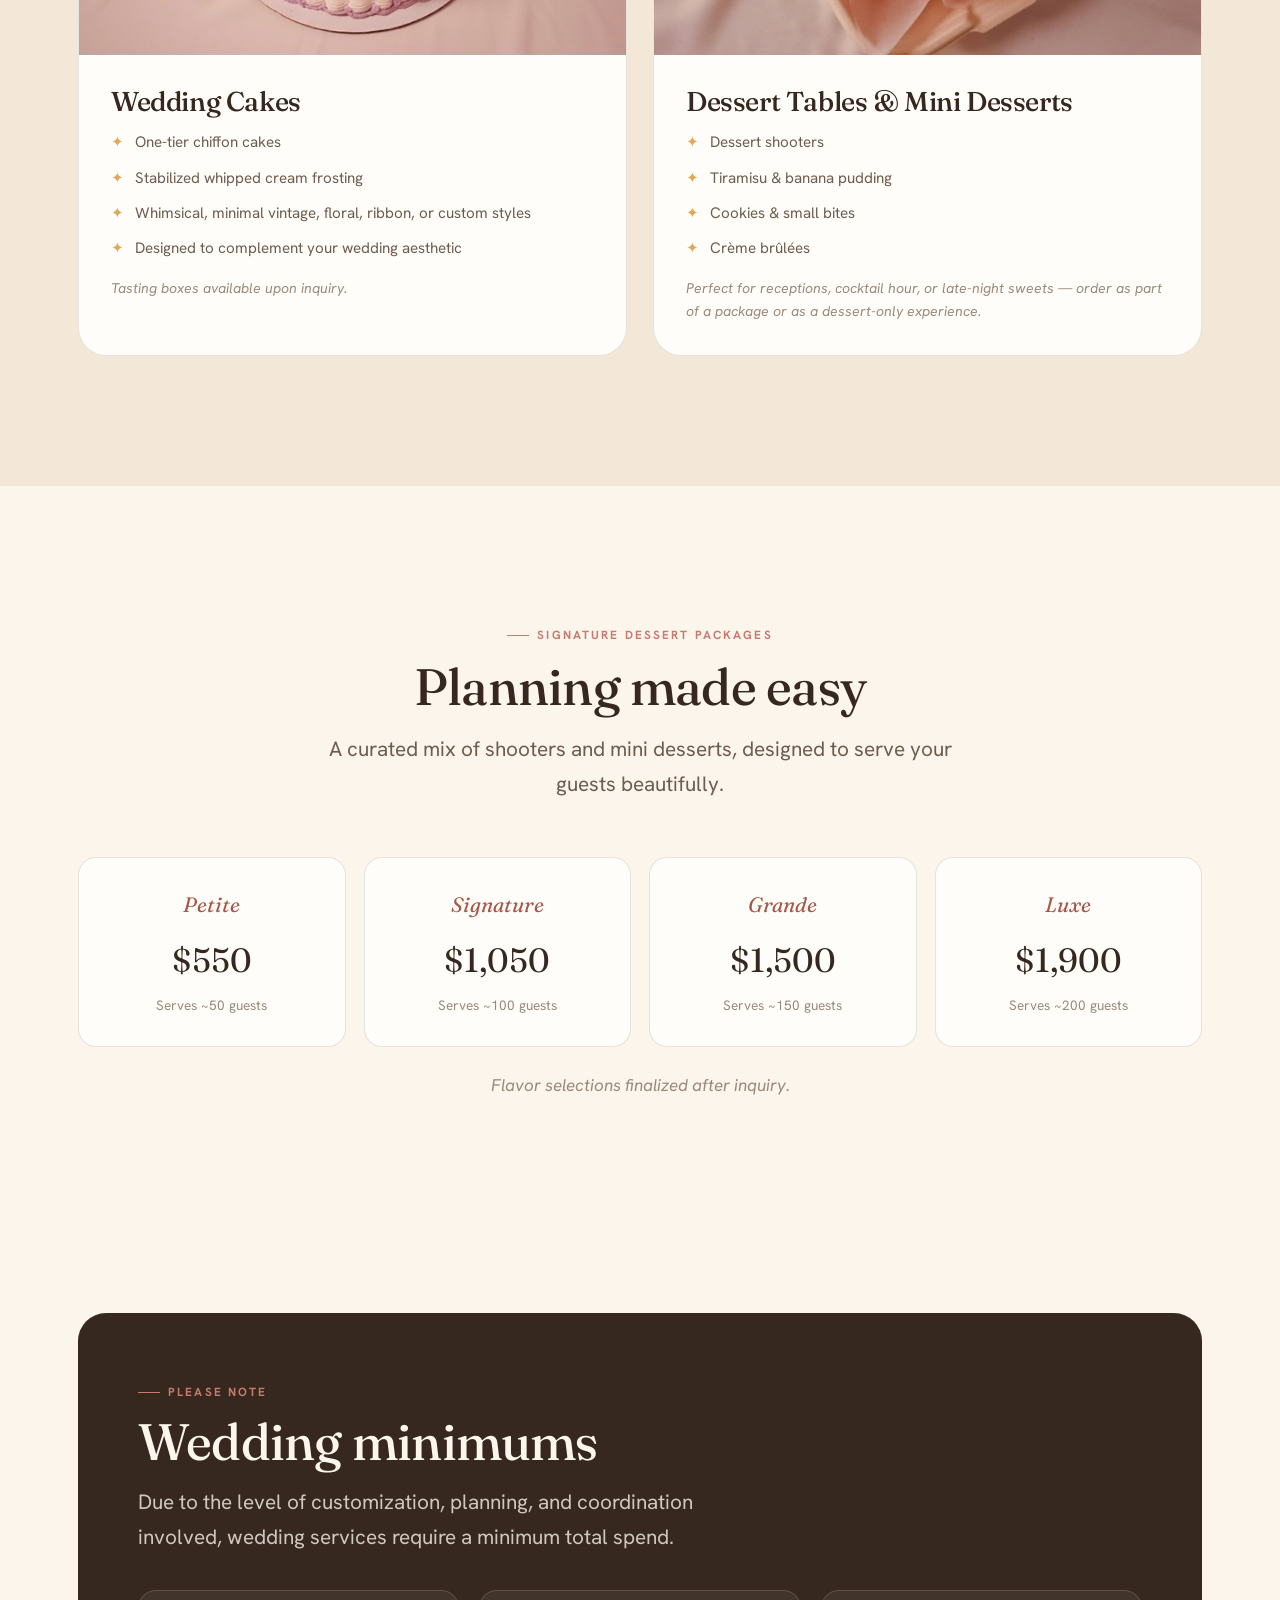
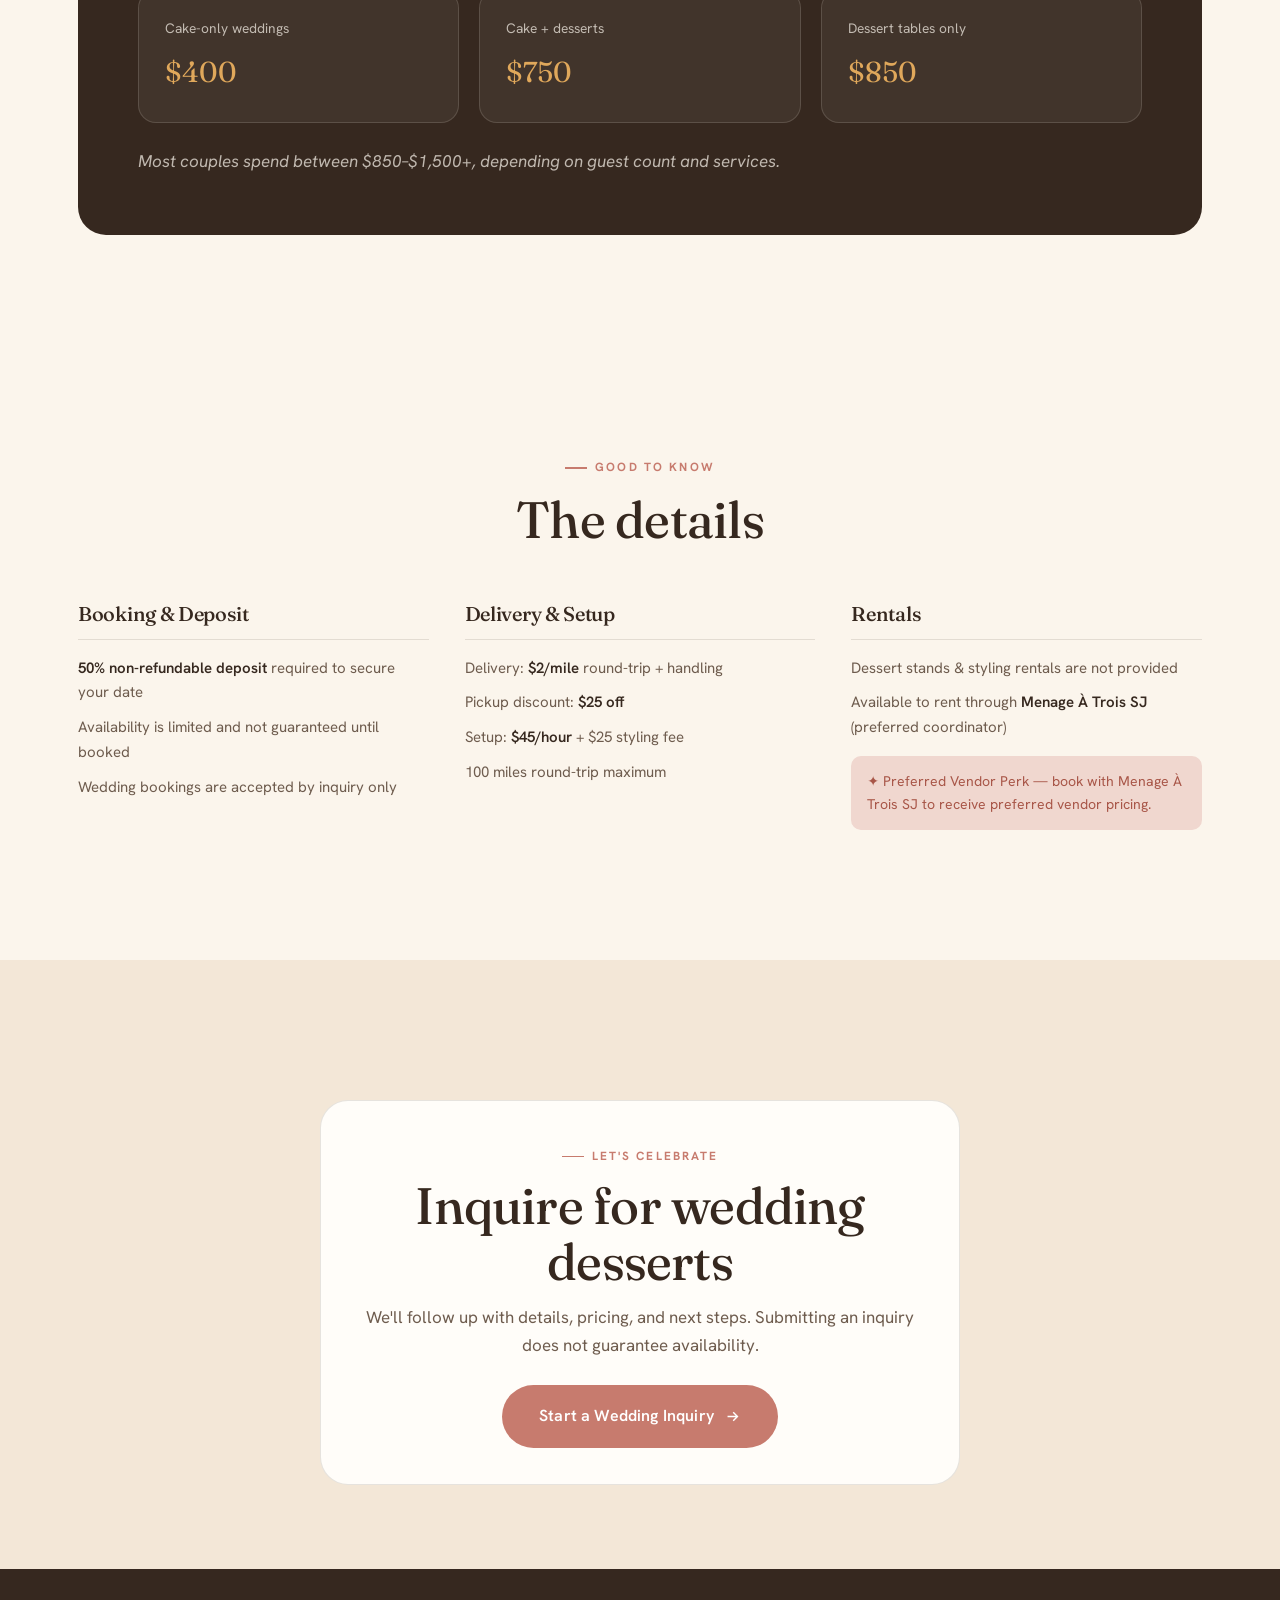
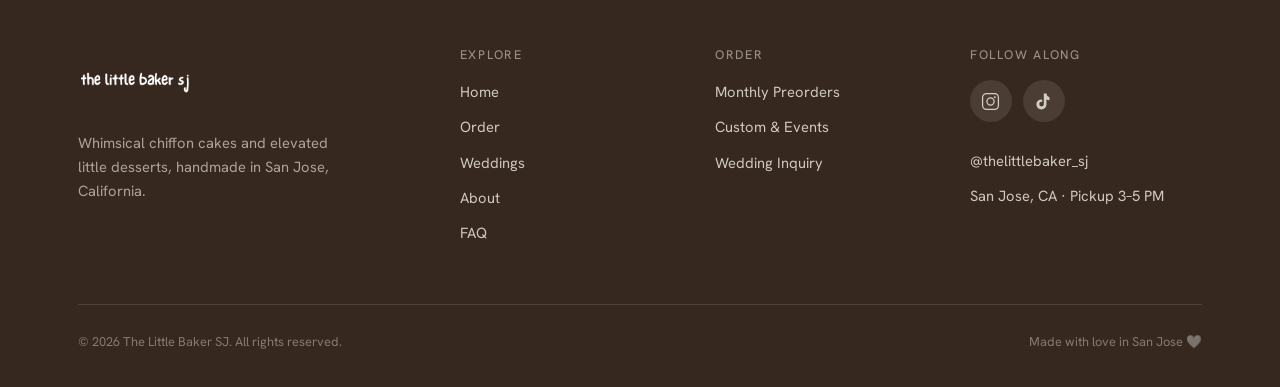
<file: weddings.html>
<!DOCTYPE html>
<html lang="en">
<head>
  <meta charset="UTF-8">
  <meta name="viewport" content="width=device-width, initial-scale=1.0">
  <title>Weddings — The Little Baker SJ</title>
  <meta name="description" content="Whimsical wedding cakes and curated dessert tables in San Jose. Light chiffon cakes, airy whipped cream, and elevated mini desserts. Packages from $550.">
  <link rel="icon" type="image/png" href="images/cakeicon.png">
  <link rel="preconnect" href="https://fonts.googleapis.com">
  <link rel="preconnect" href="https://fonts.gstatic.com" crossorigin>
  <link href="https://fonts.googleapis.com/css2?family=Fraunces:ital,opsz,wght@0,9..144,300..900;1,9..144,300..900&family=Hanken+Grotesk:wght@300..700&display=swap" rel="stylesheet">
  <script>document.documentElement.classList.add('js');</script>
  <link rel="stylesheet" href="css/style.css">
</head>
<body>

  <!-- NAV -->
  <nav class="nav" id="nav">
    <a href="index.html" class="nav__logo"><img src="images/logo_noSJ.png" alt="The Little Baker"></a>
    <button class="nav__toggle" id="navToggle" aria-label="Menu"><span></span><span></span><span></span></button>
    <ul class="nav__links" id="navLinks">
      <li><a href="index.html">Home</a></li>
      <li><a href="order.html">Order</a></li>
      <li><a href="weddings.html" class="active">Weddings</a></li>
      <li><a href="about.html">About</a></li>
      <li><a href="faq.html">FAQ</a></li>
      <li><a href="wedding-inquiry.html" class="nav__cta">Wedding Inquiry</a></li>
    </ul>
  </nav>

  <!-- PAGE HERO -->
  <header class="page-hero">
    <div class="wrap">
      <span class="eyebrow" style="justify-content:center;">Weddings &amp; Celebrations</span>
      <h1 class="display">Wedding cakes &amp;<br><span class="ital">dessert tables</span></h1>
      <p class="lede">Whimsical wedding cakes and thoughtfully curated dessert tables, designed to be as joyful as your celebration.</p>
    </div>
  </header>

  <!-- INTRO -->
  <section class="section--tight">
    <div class="wrap">
      <div class="split">
        <div class="split__media reveal">
          <img src="images/menu/specialty/strawberrymatcha.jpeg" alt="Elegant strawberry matcha cake with gold flakes">
          <span class="frame-accent"></span>
        </div>
        <div class="split__copy reveal">
          <span class="eyebrow">Our approach</span>
          <h2 style="margin:14px 0 18px;">Beautiful, modern,<br>and memorable</h2>
          <p class="lede">The Little Baker specializes in light chiffon cakes, airy whipped cream frostings, and elevated mini desserts — perfect for couples who want something beautiful and memorable without heavy fondant or overly traditional designs.</p>
        </div>
      </div>
    </div>
  </section>

  <!-- WHAT WE OFFER -->
  <section class="section bg-deep">
    <div class="wrap">
      <div class="sec-head center reveal">
        <span class="eyebrow" style="justify-content:center;">What we offer</span>
        <h2>Cakes &amp; little desserts</h2>
      </div>
      <div class="offer">
        <div class="offer__card reveal">
          <img src="images/menu/custom/minicake.jpeg" alt="One-tier whimsical wedding cake">
          <div class="offer__body">
            <h3>Wedding Cakes</h3>
            <ul>
              <li>One-tier chiffon cakes</li>
              <li>Stabilized whipped cream frosting</li>
              <li>Whimsical, minimal vintage, floral, ribbon, or custom styles</li>
              <li>Designed to complement your wedding aesthetic</li>
            </ul>
            <p class="note">Tasting boxes available upon inquiry.</p>
          </div>
        </div>
        <div class="offer__card reveal">
          <img src="images/cakes/custom/tier4/macaron.jpeg" alt="Mini desserts and sweets spread">
          <div class="offer__body">
            <h3>Dessert Tables &amp; Mini Desserts</h3>
            <ul>
              <li>Dessert shooters</li>
              <li>Tiramisu &amp; banana pudding</li>
              <li>Cookies &amp; small bites</li>
              <li>Crème brûlées</li>
            </ul>
            <p class="note">Perfect for receptions, cocktail hour, or late-night sweets — order as part of a package or as a dessert-only experience.</p>
          </div>
        </div>
      </div>
    </div>
  </section>

  <!-- PACKAGES -->
  <section class="section">
    <div class="wrap">
      <div class="sec-head center reveal">
        <span class="eyebrow" style="justify-content:center;">Signature dessert packages</span>
        <h2>Planning made easy</h2>
        <p class="lede">A curated mix of shooters and mini desserts, designed to serve your guests beautifully.</p>
      </div>
      <div class="packages">
        <div class="pkg reveal">
          <div class="pkg__name">Petite</div>
          <div class="pkg__price">$550</div>
          <div class="pkg__serves">Serves ~50 guests</div>
        </div>
        <div class="pkg reveal">
          <div class="pkg__name">Signature</div>
          <div class="pkg__price">$1,050</div>
          <div class="pkg__serves">Serves ~100 guests</div>
        </div>
        <div class="pkg reveal">
          <div class="pkg__name">Grande</div>
          <div class="pkg__price">$1,500</div>
          <div class="pkg__serves">Serves ~150 guests</div>
        </div>
        <div class="pkg reveal">
          <div class="pkg__name">Luxe</div>
          <div class="pkg__price">$1,900</div>
          <div class="pkg__serves">Serves ~200 guests</div>
        </div>
      </div>
      <p class="packages__note reveal">Flavor selections finalized after inquiry.</p>
    </div>
  </section>

  <!-- MINIMUMS -->
  <section class="section--tight">
    <div class="wrap">
      <div class="minimums reveal">
        <div class="sec-head" style="margin-bottom:0;">
          <span class="eyebrow">Please note</span>
          <h2 style="margin:12px 0 14px;">Wedding minimums</h2>
          <p class="lede">Due to the level of customization, planning, and coordination involved, wedding services require a minimum total spend.</p>
        </div>
        <div class="minimums__grid">
          <div class="min-card">
            <div class="m-label">Cake-only weddings</div>
            <div class="m-amount">$400</div>
          </div>
          <div class="min-card">
            <div class="m-label">Cake + desserts</div>
            <div class="m-amount">$750</div>
          </div>
          <div class="min-card">
            <div class="m-label">Dessert tables only</div>
            <div class="m-amount">$850</div>
          </div>
        </div>
        <p class="minimums__foot">Most couples spend between $850–$1,500+, depending on guest count and services.</p>
      </div>
    </div>
  </section>

  <!-- ADDITIONAL INFO -->
  <section class="section">
    <div class="wrap">
      <div class="sec-head center reveal">
        <span class="eyebrow" style="justify-content:center;">Good to know</span>
        <h2>The details</h2>
      </div>
      <div class="infocols">
        <div class="infocol reveal">
          <h3>Booking &amp; Deposit</h3>
          <ul>
            <li><strong>50% non-refundable deposit</strong> required to secure your date</li>
            <li>Availability is limited and not guaranteed until booked</li>
            <li>Wedding bookings are accepted by inquiry only</li>
          </ul>
        </div>
        <div class="infocol reveal">
          <h3>Delivery &amp; Setup</h3>
          <ul>
            <li>Delivery: <strong>$2/mile</strong> round-trip + handling</li>
            <li>Pickup discount: <strong>$25 off</strong></li>
            <li>Setup: <strong>$45/hour</strong> + $25 styling fee</li>
            <li>100 miles round-trip maximum</li>
          </ul>
        </div>
        <div class="infocol reveal">
          <h3>Rentals</h3>
          <ul>
            <li>Dessert stands &amp; styling rentals are not provided</li>
            <li>Available to rent through <strong>Menage À Trois SJ</strong> (preferred coordinator)</li>
          </ul>
          <div class="perk">✦ Preferred Vendor Perk — book with Menage À Trois SJ to receive preferred vendor pricing.</div>
        </div>
      </div>
    </div>
  </section>

  <!-- CTA -->
  <section class="section--tight bg-deep">
    <div class="wrap">
      <div class="helper reveal" style="background:var(--card); border:1px solid var(--line);">
        <span class="eyebrow" style="justify-content:center;">Let's celebrate</span>
        <h2 style="margin:12px 0 14px;">Inquire for wedding desserts</h2>
        <p style="margin-bottom:26px;">We'll follow up with details, pricing, and next steps. Submitting an inquiry does not guarantee availability.</p>
        <a href="wedding-inquiry.html" class="btn btn--rose btn--lg">Start a Wedding Inquiry
          <svg viewBox="0 0 24 24" fill="none" stroke="currentColor" stroke-width="2"><path d="M5 12h14M13 6l6 6-6 6"/></svg>
        </a>
      </div>
    </div>
  </section>

  <!-- FOOTER -->
  <footer class="footer">
    <div class="wrap">
      <div class="footer__grid">
        <div class="footer__brand">
          <img src="images/logolight.png" alt="The Little Baker SJ">
          <p>Whimsical chiffon cakes and elevated little desserts, handmade in San Jose, California.</p>
        </div>
        <div class="footer__col">
          <h4>Explore</h4>
          <a href="index.html">Home</a>
          <a href="order.html">Order</a>
          <a href="weddings.html">Weddings</a>
          <a href="about.html">About</a>
          <a href="faq.html">FAQ</a>
        </div>
        <div class="footer__col">
          <h4>Order</h4>
          <a href="order.html">Monthly Preorders</a>
          <a href="inquiry.html">Custom &amp; Events</a>
          <a href="wedding-inquiry.html">Wedding Inquiry</a>
        </div>
        <div class="footer__col">
          <h4>Follow along</h4>
          <div class="footer__social">
            <a href="https://www.instagram.com/thelittlebaker_sj/" target="_blank" rel="noopener" aria-label="Instagram">
              <svg viewBox="0 0 24 24" fill="none" stroke="currentColor" stroke-width="1.6"><rect x="2" y="2" width="20" height="20" rx="5"/><circle cx="12" cy="12" r="4.5"/><circle cx="17.5" cy="6.5" r="1.2" fill="currentColor" stroke="none"/></svg>
            </a>
            <a href="https://www.tiktok.com/@thelittlebaker_sj" target="_blank" rel="noopener" aria-label="TikTok">
              <svg viewBox="0 0 24 24" fill="currentColor"><path d="M19.59 6.69a4.83 4.83 0 0 1-3.77-4.25V2h-3.45v13.67a2.89 2.89 0 0 1-2.88 2.5 2.89 2.89 0 0 1 0-5.78c.3 0 .59.05.88.13V9.4a6.84 6.84 0 0 0-1-.05A6.33 6.33 0 0 0 3 15.57 6.33 6.33 0 0 0 9.37 22a6.33 6.33 0 0 0 6.37-6.22V9.4a8.16 8.16 0 0 0 3.85.96V7.04a4.85 4.85 0 0 1-.59-.05z"/></svg>
            </a>
          </div>
          <p class="footer__handle">@thelittlebaker_sj</p>
          <p class="footer__handle" style="margin-top:8px;">San Jose, CA · Pickup 3–5 PM</p>
        </div>
      </div>
      <div class="footer__bottom">
        <p>© 2026 The Little Baker SJ. All rights reserved.</p>
        <p>Made with love in San Jose 🤍</p>
      </div>
    </div>
  </footer>

  <script src="js/main.js"></script>
</body>
</html>
</file>
<file: css/style.css>
/* ============================================================
   THE LITTLE BAKER — "Soft-Serve Editorial"
   A warm, whimsical-but-elevated patisserie identity.
   ============================================================ */

/* ---- Fonts ---- */
/* Fraunces (display serif, characterful) + Hanken Grotesk (humanist body) */

:root {
  /* Paper & surfaces */
  --paper: #FBF5EC;
  --paper-deep: #F3E7D7;
  --card: #FFFDF9;

  /* Ink */
  --espresso: #36281F;
  --espresso-soft: #6E5C4E;
  --espresso-faint: #9B8979;

  /* Accents */
  --rose: #C77B6E;
  --rose-deep: #A85648;
  --rose-tint: #F0D7CF;
  --butter: #E0A85B;
  --sage: #8E9C7C;
  --berry: #8A4A52;

  /* Lines & misc */
  --line: rgba(54, 40, 31, 0.12);
  --line-soft: rgba(54, 40, 31, 0.07);

  --font-display: 'Fraunces', Georgia, serif;
  --font-body: 'Hanken Grotesk', system-ui, sans-serif;

  --nav-h: 76px;
  --maxw: 1180px;

  --r-sm: 10px;
  --r-md: 18px;
  --r-lg: 28px;
  --r-pill: 100px;

  --shadow-1: 0 2px 18px rgba(54, 40, 31, 0.05);
  --shadow-2: 0 14px 44px rgba(54, 40, 31, 0.10);

  --ease: cubic-bezier(0.22, 1, 0.36, 1);
}

/* ---- Reset ---- */
*, *::before, *::after { margin: 0; padding: 0; box-sizing: border-box; }

html { scroll-behavior: smooth; scroll-padding-top: var(--nav-h); -webkit-text-size-adjust: 100%; }

body {
  font-family: var(--font-body);
  color: var(--espresso);
  background: var(--paper);
  line-height: 1.65;
  font-size: 17px;
  -webkit-font-smoothing: antialiased;
  overflow-x: hidden;
}

/* Subtle paper grain — adds craft, kills the flat-AI look */
body::after {
  content: '';
  position: fixed;
  inset: 0;
  pointer-events: none;
  z-index: 9998;
  opacity: 0.04;
  background-image: url("data:image/svg+xml,%3Csvg xmlns='http://www.w3.org/2000/svg' width='160' height='160'%3E%3Cfilter id='n'%3E%3CfeTurbulence type='fractalNoise' baseFrequency='0.9' numOctaves='3' stitchTiles='stitch'/%3E%3C/filter%3E%3Crect width='100%25' height='100%25' filter='url(%23n)'/%3E%3C/svg%3E");
}

img { max-width: 100%; height: auto; display: block; }
a { color: inherit; text-decoration: none; }
button { font: inherit; color: inherit; background: none; border: none; cursor: pointer; }
ul { list-style: none; }

/* ---- Typography ---- */
h1, h2, h3, h4 {
  font-family: var(--font-display);
  font-weight: 460;
  line-height: 1.08;
  letter-spacing: -0.015em;
  color: var(--espresso);
}

.display {
  font-size: clamp(2.6rem, 6vw, 5rem);
  font-weight: 430;
}

h2 { font-size: clamp(2rem, 4.2vw, 3.2rem); }
h3 { font-size: clamp(1.25rem, 2.4vw, 1.7rem); font-weight: 500; }

em, .ital { font-style: italic; }

p { color: var(--espresso-soft); }

.lede {
  font-size: clamp(1.05rem, 1.8vw, 1.3rem);
  line-height: 1.7;
  color: var(--espresso-soft);
}

/* Eyebrow — handwritten-feel small label */
.eyebrow {
  display: inline-flex;
  align-items: center;
  gap: 8px;
  font-family: var(--font-body);
  font-size: 0.74rem;
  font-weight: 700;
  letter-spacing: 0.18em;
  text-transform: uppercase;
  color: var(--rose);
}
.eyebrow::before {
  content: '';
  width: 22px;
  height: 1.5px;
  background: var(--rose);
  display: inline-block;
}

/* Hand-drawn squiggle underline (used under accent words) */
.squiggle {
  position: relative;
  white-space: nowrap;
}
.squiggle svg {
  position: absolute;
  left: 0;
  bottom: -0.28em;
  width: 100%;
  height: 0.34em;
  overflow: visible;
  color: var(--butter);
}

/* ---- Layout helpers ---- */
.wrap { max-width: var(--maxw); margin: 0 auto; padding: 0 28px; }
.section { padding: clamp(72px, 11vw, 130px) 0; }
.section--tight { padding: clamp(48px, 7vw, 84px) 0; }
.bg-deep { background: var(--paper-deep); }
.bg-espresso { background: var(--espresso); color: var(--paper); }

.sec-head { max-width: 640px; margin-bottom: 56px; }
.sec-head.center { margin-left: auto; margin-right: auto; text-align: center; }
.sec-head h2 { margin: 14px 0 16px; }

/* ---- Buttons ---- */
.btn {
  display: inline-flex;
  align-items: center;
  gap: 10px;
  padding: 15px 30px;
  border-radius: var(--r-pill);
  font-weight: 600;
  font-size: 0.95rem;
  letter-spacing: 0.01em;
  transition: transform 0.3s var(--ease), background 0.3s var(--ease), color 0.3s var(--ease), box-shadow 0.3s var(--ease);
  border: 1.5px solid transparent;
  cursor: pointer;
}
.btn svg { width: 17px; height: 17px; transition: transform 0.3s var(--ease); }
.btn:hover svg { transform: translateX(3px); }

.btn--solid { background: var(--espresso); color: var(--paper); }
.btn--solid:hover { background: var(--rose-deep); box-shadow: var(--shadow-2); }

.btn--rose { background: var(--rose); color: #fff; }
.btn--rose:hover { background: var(--rose-deep); box-shadow: var(--shadow-2); }

.btn--ghost { border-color: var(--espresso); color: var(--espresso); }
.btn--ghost:hover { background: var(--espresso); color: var(--paper); }

.btn--lg { padding: 17px 36px; font-size: 1rem; }

/* Text link with animated underline */
.tlink {
  display: inline-flex;
  align-items: center;
  gap: 7px;
  font-weight: 600;
  color: var(--rose-deep);
  position: relative;
}
.tlink::after {
  content: '';
  position: absolute;
  left: 0; bottom: -3px;
  width: 100%; height: 1.5px;
  background: var(--rose-deep);
  transform: scaleX(0);
  transform-origin: left;
  transition: transform 0.35s var(--ease);
}
.tlink:hover::after { transform: scaleX(1); }
.tlink svg { width: 15px; height: 15px; }

/* ============================================================
   NAVBAR
   ============================================================ */
.nav {
  position: fixed;
  top: 0; left: 0; right: 0;
  height: var(--nav-h);
  display: flex;
  align-items: center;
  justify-content: space-between;
  padding: 0 36px;
  z-index: 1000;
  background: rgba(251, 245, 236, 0.82);
  backdrop-filter: blur(14px);
  -webkit-backdrop-filter: blur(14px);
  border-bottom: 1px solid transparent;
  transition: border-color 0.3s ease, background 0.3s ease;
}
.nav.scrolled { border-bottom-color: var(--line); }

.nav__logo img { height: 38px; width: auto; }

.nav__links {
  display: flex;
  align-items: center;
  gap: 34px;
}
.nav__links a {
  font-size: 0.92rem;
  font-weight: 500;
  color: var(--espresso);
  position: relative;
  transition: color 0.25s ease;
}
.nav__links a:not(.nav__cta)::after {
  content: '';
  position: absolute;
  left: 0; bottom: -5px;
  width: 0; height: 1.5px;
  background: var(--rose);
  transition: width 0.3s var(--ease);
}
.nav__links a:not(.nav__cta):hover { color: var(--rose-deep); }
.nav__links a:not(.nav__cta):hover::after,
.nav__links a.active:not(.nav__cta)::after { width: 100%; }
.nav__links a.active:not(.nav__cta) { color: var(--rose-deep); }

.nav__cta {
  background: var(--espresso);
  color: var(--paper) !important;
  padding: 10px 22px;
  border-radius: var(--r-pill);
  transition: background 0.3s ease !important;
}
.nav__cta:hover { background: var(--rose-deep); }

.nav__toggle { display: none; flex-direction: column; gap: 5px; padding: 8px; z-index: 1001; }
.nav__toggle span { width: 24px; height: 2px; background: var(--espresso); border-radius: 2px; transition: all 0.3s var(--ease); }
.nav__toggle.active span:nth-child(1) { transform: translateY(7px) rotate(45deg); }
.nav__toggle.active span:nth-child(2) { opacity: 0; }
.nav__toggle.active span:nth-child(3) { transform: translateY(-7px) rotate(-45deg); }

/* ============================================================
   HERO (Home)
   ============================================================ */
.hero {
  padding: calc(var(--nav-h) + 60px) 0 80px;
  position: relative;
}
.hero__grid {
  display: grid;
  grid-template-columns: 1.05fr 0.95fr;
  gap: 56px;
  align-items: center;
}
.hero__title {
  font-size: clamp(2.9rem, 6.4vw, 5.2rem);
  font-weight: 420;
  margin: 22px 0;
}
.hero__title .ital { color: var(--rose-deep); }
.hero__lede { max-width: 440px; margin-bottom: 34px; }
.hero__actions { display: flex; flex-wrap: wrap; gap: 14px; }

.hero__meta {
  display: flex;
  gap: 28px;
  margin-top: 40px;
  padding-top: 28px;
  border-top: 1px solid var(--line);
}
.hero__meta div span { display: block; }
.hero__meta .m-k { font-family: var(--font-display); font-size: 1.15rem; color: var(--espresso); font-style: italic; }
.hero__meta .m-v { font-size: 0.82rem; color: var(--espresso-faint); letter-spacing: 0.02em; }

/* Hero collage — intentional, static, no bobbing */
.hero__art {
  position: relative;
  display: grid;
  grid-template-columns: 1fr 1fr;
  grid-template-rows: auto auto;
  gap: 16px;
}
.hero__art figure { border-radius: var(--r-md); overflow: hidden; box-shadow: var(--shadow-1); }
.hero__art figure img { width: 100%; height: 100%; object-fit: cover; }
.hero__art .a-tall { grid-row: span 2; aspect-ratio: 3/4.4; }
.hero__art .a-1 { aspect-ratio: 1; margin-top: 30px; }
.hero__art .a-2 { aspect-ratio: 1; }
.hero__art .heart {
  position: absolute;
  left: -14px; bottom: 26px;
  width: 42px; height: 42px;
  color: var(--rose);
  transform: rotate(-12deg);
  filter: drop-shadow(0 4px 10px rgba(54, 40, 31, 0.16));
  z-index: 3;
}
.hero__art .heart svg { width: 100%; height: 100%; display: block; }

/* Sparkle accent (SVG, sparing) */
.sparkle { color: var(--butter); display: inline-block; vertical-align: middle; }

/* ============================================================
   MARQUEE-FREE TICKER (a single, slow, optional brand strip)
   Kept static / non-looping: a row of phrases separated by stars
   ============================================================ */
.brandstrip {
  border-top: 1px solid var(--line);
  border-bottom: 1px solid var(--line);
  padding: 22px 0;
  overflow: hidden;
}
.brandstrip__row {
  display: flex;
  align-items: center;
  justify-content: center;
  flex-wrap: wrap;
  gap: 14px 26px;
  font-family: var(--font-display);
  font-style: italic;
  font-size: clamp(1.05rem, 2vw, 1.5rem);
  color: var(--espresso-soft);
}
.brandstrip__row .star { color: var(--rose); font-style: normal; }

/* ============================================================
   FEATURE / INTRO split
   ============================================================ */
.split {
  display: grid;
  grid-template-columns: 1fr 1fr;
  gap: clamp(40px, 6vw, 84px);
  align-items: center;
}
.split--reverse .split__media { order: 2; }
.intro-name { font-size: clamp(2.7rem, 5.2vw, 4.1rem); margin-top: 6px; }
.split__media { position: relative; }
.split__media img { border-radius: var(--r-md); box-shadow: var(--shadow-1); width: 100%; }
.split__media .frame-accent {
  position: absolute;
  inset: 18px -18px -18px 18px;
  border: 1.5px solid var(--rose);
  border-radius: var(--r-md);
  z-index: -1;
}

/* "What makes them special" list */
.specials { display: grid; gap: 4px; margin-top: 8px; }
.special {
  display: flex;
  gap: 18px;
  padding: 22px 0;
  border-bottom: 1px solid var(--line-soft);
}
.special:last-child { border-bottom: none; }
.special__icon {
  flex-shrink: 0;
  width: 42px; height: 42px;
  border-radius: var(--r-pill);
  background: var(--rose-tint);
  color: var(--rose-deep);
  display: grid; place-content: center;
}
.special__icon svg { width: 20px; height: 20px; }
.special h3 { font-size: 1.15rem; margin-bottom: 3px; }
.special p { font-size: 0.95rem; }

/* ============================================================
   GALLERY (work)
   ============================================================ */
.gallery {
  display: grid;
  grid-template-columns: repeat(4, 1fr);
  grid-auto-rows: 230px;
  gap: 14px;
}
.gallery figure { border-radius: var(--r-md); overflow: hidden; position: relative; }
.gallery img { width: 100%; height: 100%; object-fit: cover; transition: transform 0.7s var(--ease); }
.gallery figure:hover img { transform: scale(1.06); }
.g-tall { grid-row: span 2; }
.g-wide { grid-column: span 2; }

/* ============================================================
   ORDER PATHS
   ============================================================ */
.paths {
  display: grid;
  grid-template-columns: 1fr 1fr;
  gap: 26px;
}
.path {
  background: var(--card);
  border: 1px solid var(--line);
  border-radius: var(--r-lg);
  padding: 40px;
  display: flex;
  flex-direction: column;
  transition: transform 0.4s var(--ease), box-shadow 0.4s var(--ease);
}
.path:hover { transform: translateY(-5px); box-shadow: var(--shadow-2); }
.path__tag {
  align-self: flex-start;
  font-size: 0.72rem;
  font-weight: 700;
  letter-spacing: 0.12em;
  text-transform: uppercase;
  padding: 6px 14px;
  border-radius: var(--r-pill);
  margin-bottom: 22px;
}
.path--preorder .path__tag { background: var(--rose-tint); color: var(--rose-deep); }
.path--custom .path__tag { background: #E7E3D0; color: var(--sage); }
.path h3 { font-size: 1.7rem; margin-bottom: 12px; }
.path > p { margin-bottom: 22px; }
.path__list { display: grid; gap: 12px; margin-bottom: 30px; }
.path__list li { display: flex; gap: 12px; font-size: 0.95rem; color: var(--espresso-soft); align-items: flex-start; }
.path__list svg { width: 18px; height: 18px; color: var(--rose); flex-shrink: 0; margin-top: 3px; }
.path__foot { margin-top: auto; }
.path__note {
  margin-top: 16px;
  font-size: 0.86rem;
  color: var(--espresso-faint);
  font-style: italic;
}

.helper {
  text-align: center;
  max-width: 640px;
  margin: 56px auto 0;
  padding: 36px;
  background: var(--paper-deep);
  border-radius: var(--r-lg);
}
.helper h3 { margin-bottom: 10px; }

/* ============================================================
   WEDDINGS
   ============================================================ */
.page-hero {
  padding: calc(var(--nav-h) + 70px) 0 64px;
  text-align: center;
}
.page-hero .display { margin: 18px auto; max-width: 14ch; }
.page-hero .lede { max-width: 600px; margin: 0 auto; }

.offer {
  display: grid;
  grid-template-columns: 1fr 1fr;
  gap: 26px;
}
.offer__card {
  background: var(--card);
  border: 1px solid var(--line);
  border-radius: var(--r-lg);
  overflow: hidden;
}
.offer__card img { width: 100%; aspect-ratio: 16/10; object-fit: cover; }
.offer__body { padding: 32px; }
.offer__body h3 { margin-bottom: 14px; }
.offer__body ul { display: grid; gap: 10px; }
.offer__body li { display: flex; gap: 11px; font-size: 0.95rem; color: var(--espresso-soft); }
.offer__body li::before { content: '✦'; color: var(--butter); }
.offer__body .note { margin-top: 16px; font-style: italic; font-size: 0.88rem; color: var(--espresso-faint); }

/* Packages */
.packages {
  display: grid;
  grid-template-columns: repeat(4, 1fr);
  gap: 18px;
}
.pkg {
  background: var(--card);
  border: 1px solid var(--line);
  border-radius: var(--r-md);
  padding: 30px 24px;
  text-align: center;
  transition: transform 0.35s var(--ease), border-color 0.35s var(--ease), box-shadow 0.35s var(--ease);
}
.pkg:hover { transform: translateY(-5px); border-color: var(--rose); box-shadow: var(--shadow-2); }
.pkg__name { font-family: var(--font-display); font-size: 1.3rem; font-style: italic; color: var(--rose-deep); margin-bottom: 10px; }
.pkg__price { font-family: var(--font-display); font-size: 2.1rem; color: var(--espresso); }
.pkg__serves { font-size: 0.85rem; color: var(--espresso-faint); margin-top: 6px; }

.packages__note { text-align: center; margin-top: 24px; font-style: italic; color: var(--espresso-faint); }

/* Minimums highlight */
.minimums {
  background: var(--espresso);
  color: var(--paper);
  border-radius: var(--r-lg);
  padding: clamp(36px, 5vw, 60px);
}
.minimums h2 { color: var(--paper); }
.minimums .lede { color: rgba(251, 245, 236, 0.78); }
.minimums__grid {
  display: grid;
  grid-template-columns: repeat(3, 1fr);
  gap: 20px;
  margin: 36px 0 24px;
}
.min-card {
  background: rgba(251, 245, 236, 0.06);
  border: 1px solid rgba(251, 245, 236, 0.14);
  border-radius: var(--r-md);
  padding: 26px;
}
.min-card .m-label { font-size: 0.86rem; color: rgba(251,245,236,0.7); margin-bottom: 8px; }
.min-card .m-amount { font-family: var(--font-display); font-size: 1.8rem; color: var(--butter); }
.minimums__foot { font-style: italic; color: rgba(251, 245, 236, 0.7); }

/* Info columns */
.infocols {
  display: grid;
  grid-template-columns: repeat(3, 1fr);
  gap: 36px;
}
.infocol h3 { font-size: 1.25rem; margin-bottom: 16px; padding-bottom: 14px; border-bottom: 1px solid var(--line); }
.infocol ul { display: grid; gap: 10px; }
.infocol li { font-size: 0.94rem; color: var(--espresso-soft); }
.infocol li strong { color: var(--espresso); font-weight: 600; }
.perk {
  margin-top: 16px;
  padding: 14px 16px;
  background: var(--rose-tint);
  border-radius: var(--r-sm);
  font-size: 0.88rem;
  color: var(--rose-deep);
}

/* ============================================================
   ABOUT
   ============================================================ */
.about-hero {
  display: grid;
  grid-template-columns: 0.85fr 1.15fr;
  gap: clamp(36px, 6vw, 72px);
  align-items: center;
  padding: calc(var(--nav-h) + 60px) 0 0;
}
.about-hero__media { position: relative; }
.about-hero__media img { border-radius: var(--r-lg); width: 100%; box-shadow: var(--shadow-1); }
.pullquote {
  font-family: var(--font-display);
  font-size: clamp(1.6rem, 3vw, 2.4rem);
  font-weight: 420;
  line-height: 1.25;
  color: var(--espresso);
}
.pullquote .ital { color: var(--rose-deep); }

.story { max-width: 720px; margin: 0 auto; }
.story p { margin-bottom: 22px; font-size: 1.08rem; line-height: 1.8; }
.signature {
  font-family: var(--font-display);
  font-style: italic;
  font-size: 1.8rem;
  color: var(--rose-deep);
  margin-top: 8px;
}

/* ============================================================
   FAQ
   ============================================================ */
.faq-list { max-width: 760px; margin: 0 auto; display: grid; gap: 10px; }
.faq-item {
  background: var(--card);
  border: 1px solid var(--line);
  border-radius: var(--r-md);
  overflow: hidden;
}
.faq-q {
  width: 100%;
  display: flex;
  align-items: center;
  justify-content: space-between;
  gap: 18px;
  padding: 22px 26px;
  text-align: left;
  font-family: var(--font-display);
  font-size: 1.12rem;
  font-weight: 500;
  transition: color 0.25s ease;
}
.faq-q:hover { color: var(--rose-deep); }
.faq-icon { flex-shrink: 0; width: 22px; height: 22px; position: relative; }
.faq-icon::before, .faq-icon::after {
  content: ''; position: absolute; background: var(--rose); border-radius: 2px;
  top: 50%; left: 50%; transform: translate(-50%, -50%);
}
.faq-icon::before { width: 14px; height: 2px; }
.faq-icon::after { width: 2px; height: 14px; transition: transform 0.3s var(--ease); }
.faq-item.open .faq-icon::after { transform: translate(-50%, -50%) rotate(90deg); }
.faq-a { max-height: 0; overflow: hidden; transition: max-height 0.4s var(--ease); }
.faq-item.open .faq-a { max-height: 260px; }
.faq-a p { padding: 0 26px 24px; font-size: 0.98rem; line-height: 1.7; }

/* ============================================================
   FORMS
   ============================================================ */
.formwrap { max-width: 720px; margin: 0 auto; }
.form-intro {
  background: var(--paper-deep);
  border-left: 3px solid var(--rose);
  border-radius: var(--r-sm);
  padding: 22px 26px;
  margin-bottom: 40px;
}
.form-intro p { color: var(--espresso-soft); font-size: 0.96rem; }
.form-intro strong { color: var(--espresso); }

.fieldset { margin-bottom: 44px; }
.fieldset__legend {
  font-family: var(--font-body);
  font-size: 0.76rem;
  font-weight: 700;
  letter-spacing: 0.14em;
  text-transform: uppercase;
  color: var(--rose);
  padding-bottom: 12px;
  margin-bottom: 24px;
  border-bottom: 1px solid var(--line);
}
.field { margin-bottom: 22px; }
.field--row { display: grid; grid-template-columns: 1fr 1fr; gap: 22px; }
.field label.lbl {
  display: block;
  font-weight: 600;
  font-size: 0.92rem;
  margin-bottom: 8px;
  color: var(--espresso);
}
.field .req { color: var(--rose); }
.field .hint { font-size: 0.82rem; color: var(--espresso-faint); margin-top: 6px; }

input[type="text"], input[type="email"], input[type="tel"], input[type="number"],
input[type="date"], select, textarea {
  width: 100%;
  font-family: var(--font-body);
  font-size: 1rem;
  color: var(--espresso);
  background: var(--card);
  border: 1.5px solid var(--line);
  border-radius: var(--r-sm);
  padding: 13px 16px;
  transition: border-color 0.25s ease, box-shadow 0.25s ease;
}
input:focus, select:focus, textarea:focus {
  outline: none;
  border-color: var(--rose);
  box-shadow: 0 0 0 3px var(--rose-tint);
}
textarea { resize: vertical; min-height: 120px; }
select { appearance: none; background-image: url("data:image/svg+xml,%3Csvg xmlns='http://www.w3.org/2000/svg' width='14' height='14' fill='none' stroke='%23A85648' stroke-width='2'%3E%3Cpath d='M2 5l5 5 5-5'/%3E%3C/svg%3E"); background-repeat: no-repeat; background-position: right 16px center; padding-right: 42px; }

/* choice groups */
.choices { display: grid; gap: 10px; }
.choices--inline { grid-template-columns: repeat(auto-fit, minmax(150px, 1fr)); }
.choice {
  display: flex;
  align-items: center;
  gap: 12px;
  padding: 13px 16px;
  border: 1.5px solid var(--line);
  border-radius: var(--r-sm);
  cursor: pointer;
  transition: border-color 0.2s ease, background 0.2s ease;
  font-size: 0.95rem;
}
.choice:hover { border-color: var(--rose); }
.choice input { width: 18px; height: 18px; accent-color: var(--rose); flex-shrink: 0; }
.choice:has(input:checked) { border-color: var(--rose); background: var(--rose-tint); }

.form-submit { margin-top: 20px; }
.form-confirm {
  background: var(--paper-deep);
  border-radius: var(--r-md);
  padding: 26px;
  margin-bottom: 28px;
}
.form-confirm ul { display: grid; gap: 8px; margin: 14px 0 18px; }
.form-confirm li { font-size: 0.9rem; color: var(--espresso-soft); display: flex; gap: 9px; }
.form-confirm li::before { content: '·'; color: var(--rose); font-weight: 700; }

/* ============================================================
   FOOTER
   ============================================================ */
.footer { background: var(--espresso); color: var(--paper); padding: 80px 0 34px; }
.footer__grid {
  display: grid;
  grid-template-columns: 1.6fr 1fr 1fr 1.1fr;
  gap: 44px;
  padding-bottom: 48px;
  border-bottom: 1px solid rgba(251, 245, 236, 0.12);
}
.footer__brand img { height: 64px; width: auto; margin-bottom: 18px; }
.footer__brand p { color: rgba(251, 245, 236, 0.6); font-size: 0.92rem; max-width: 280px; }
.footer h4 { font-family: var(--font-body); font-size: 0.78rem; letter-spacing: 0.14em; text-transform: uppercase; color: rgba(251,245,236,0.5); margin-bottom: 18px; }
.footer__col a, .footer__col p { display: block; color: rgba(251, 245, 236, 0.78); font-size: 0.92rem; margin-bottom: 11px; transition: color 0.25s ease; }
.footer__col a:hover { color: var(--butter); }
.footer__social { display: flex; gap: 11px; margin-bottom: 16px; }
.footer__social a {
  width: 42px; height: 42px; border-radius: var(--r-pill);
  background: rgba(251, 245, 236, 0.1);
  display: grid; place-content: center;
  transition: background 0.25s ease, transform 0.25s ease;
}
.footer__social a:hover { background: var(--rose); transform: translateY(-2px); }
.footer__social svg { width: 19px; height: 19px; }
.footer__handle { color: rgba(251,245,236,0.6); font-size: 0.88rem; }
.footer__bottom { padding-top: 26px; display: flex; justify-content: space-between; flex-wrap: wrap; gap: 10px; }
.footer__bottom p { color: rgba(251, 245, 236, 0.4); font-size: 0.8rem; }

/* ============================================================
   REVEAL (restrained — short fade-up, reduced-motion safe)
   ============================================================ */
.reveal { transition: opacity 0.6s var(--ease), transform 0.6s var(--ease); }
/* Only hide reveal content once JS is confirmed running, so the site stays
   fully visible if JS is disabled or fails to load. */
.js .reveal { opacity: 0; transform: translateY(16px); }
.reveal.in { opacity: 1; transform: none; }

@media (prefers-reduced-motion: reduce) {
  * { animation: none !important; transition: none !important; scroll-behavior: auto !important; }
  .reveal { opacity: 1; transform: none; }
}

/* ============================================================
   RESPONSIVE
   ============================================================ */
@media (max-width: 980px) {
  .hero__grid { grid-template-columns: 1fr; gap: 44px; }
  .hero__art { max-width: 460px; }
  .split { grid-template-columns: 1fr; }
  .split--reverse .split__media { order: 0; }
  .offer, .paths { grid-template-columns: 1fr; }
  .packages { grid-template-columns: 1fr 1fr; }
  .infocols { grid-template-columns: 1fr; gap: 28px; }
  .about-hero { grid-template-columns: 1fr; }
  .footer__grid { grid-template-columns: 1fr 1fr; gap: 32px; }
}

@media (max-width: 680px) {
  body { font-size: 16px; }
  .nav { padding: 0 20px; }
  .nav__toggle { display: flex; }
  .nav__links {
    position: fixed;
    top: 0; right: 0; bottom: 0;
    height: 100vh;
    width: min(82vw, 320px);
    flex-direction: column; justify-content: center; align-items: flex-start;
    gap: 26px;
    padding: 48px;
    background: var(--paper);
    transform: translateX(100%);
    transition: transform 0.4s var(--ease);
    box-shadow: -10px 0 40px rgba(54,40,31,0.12);
    z-index: 999;
    overflow-y: auto;
  }
  .nav__links.open { transform: none; }
  .nav__links a { font-size: 1.2rem; }
  .nav__cta { margin-top: 8px; }

  .wrap { padding: 0 20px; }
  .hero__meta { flex-wrap: wrap; gap: 20px; }
  .gallery { grid-template-columns: 1fr 1fr; grid-auto-rows: 170px; }
  .g-wide { grid-column: span 1; }
  .packages { grid-template-columns: 1fr; }
  .minimums__grid { grid-template-columns: 1fr; }
  .field--row { grid-template-columns: 1fr; }
  .footer__grid { grid-template-columns: 1fr; gap: 28px; }
  .hero__art .heart { width: 34px; height: 34px; left: -8px; bottom: 18px; }
}
</file>
